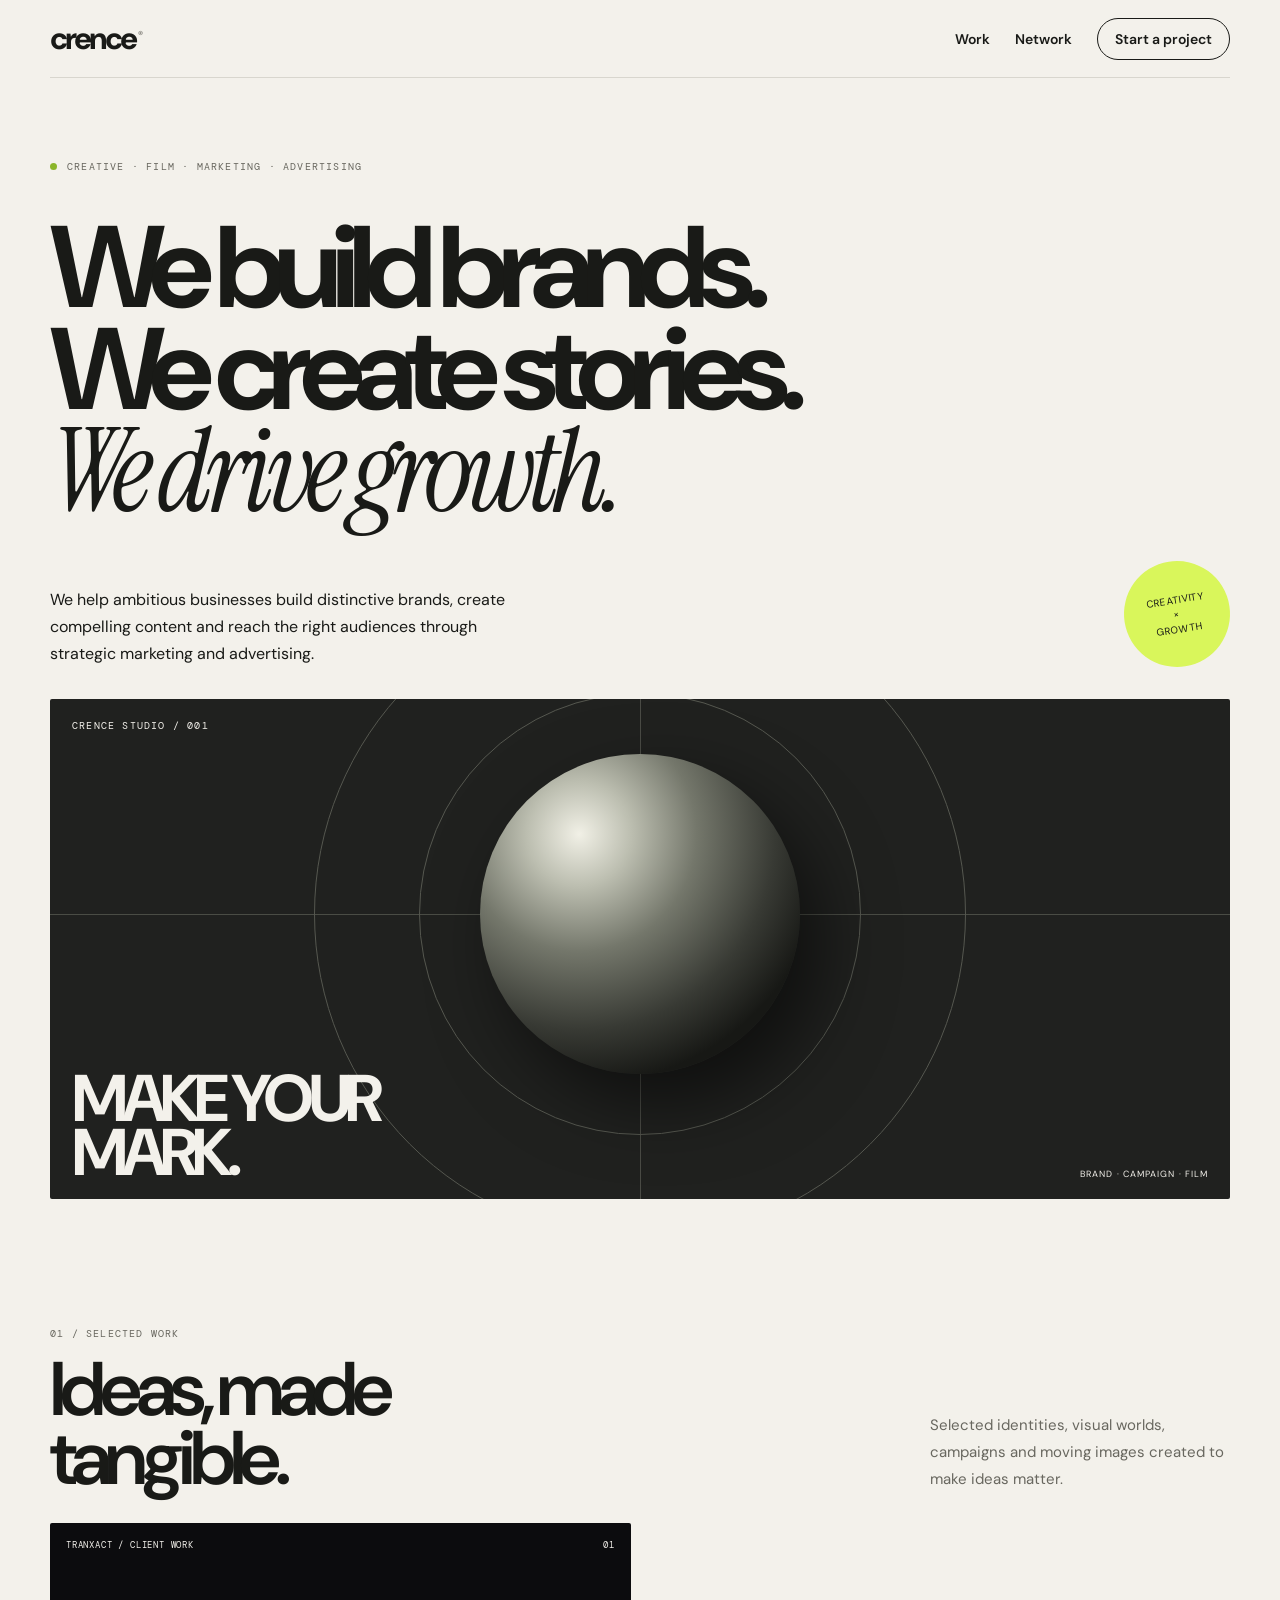
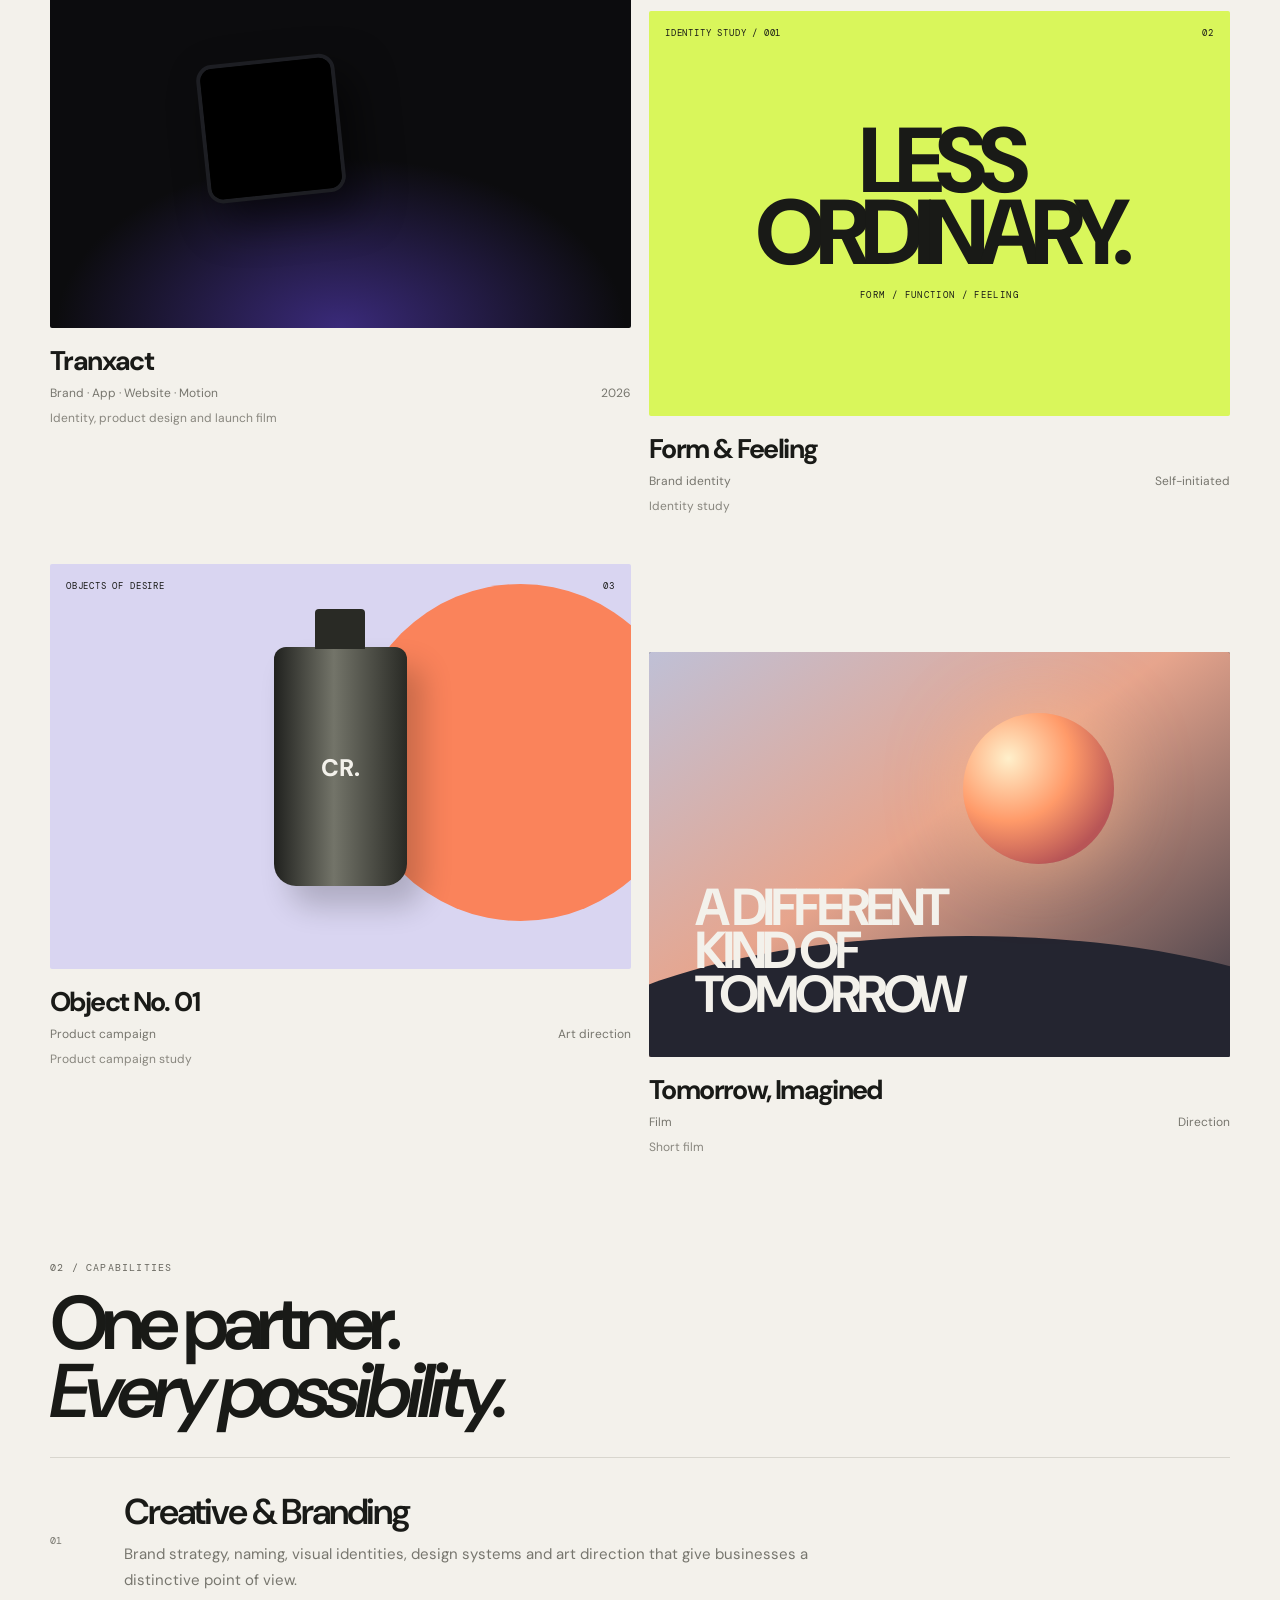
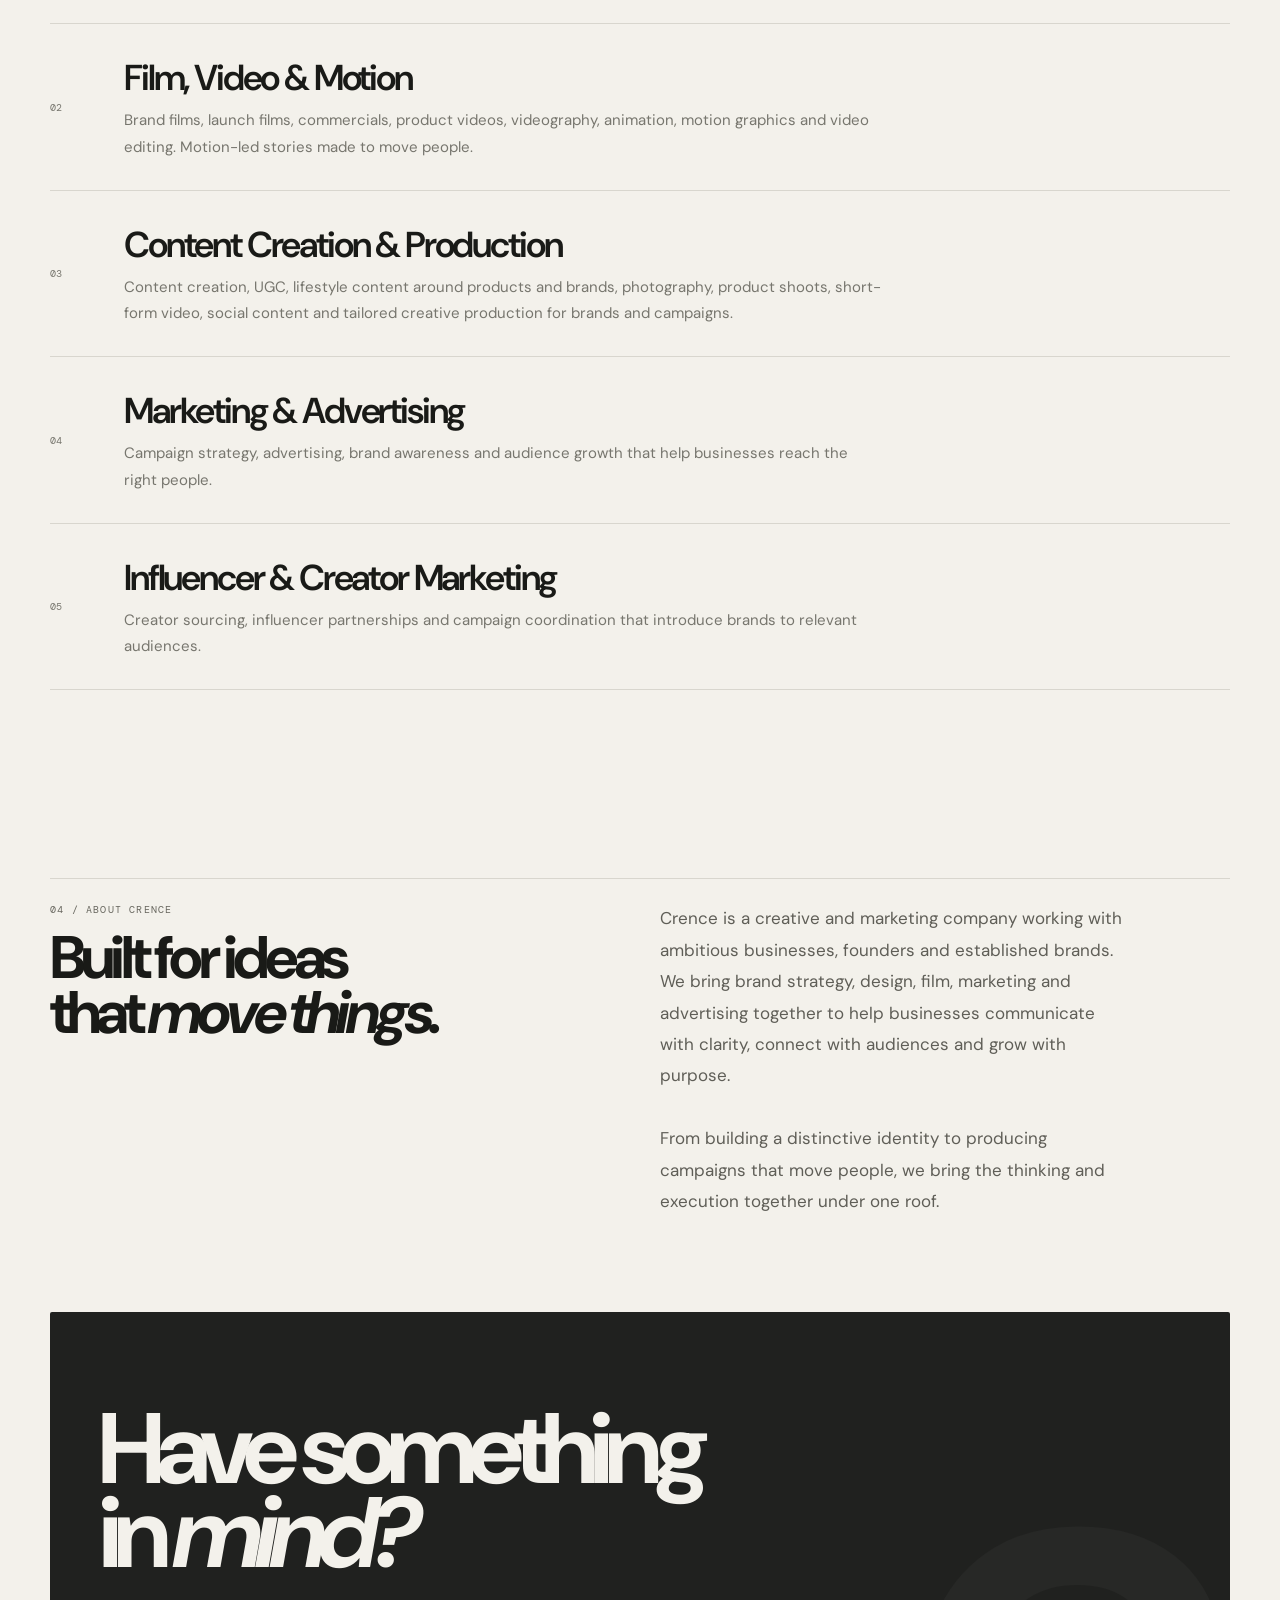
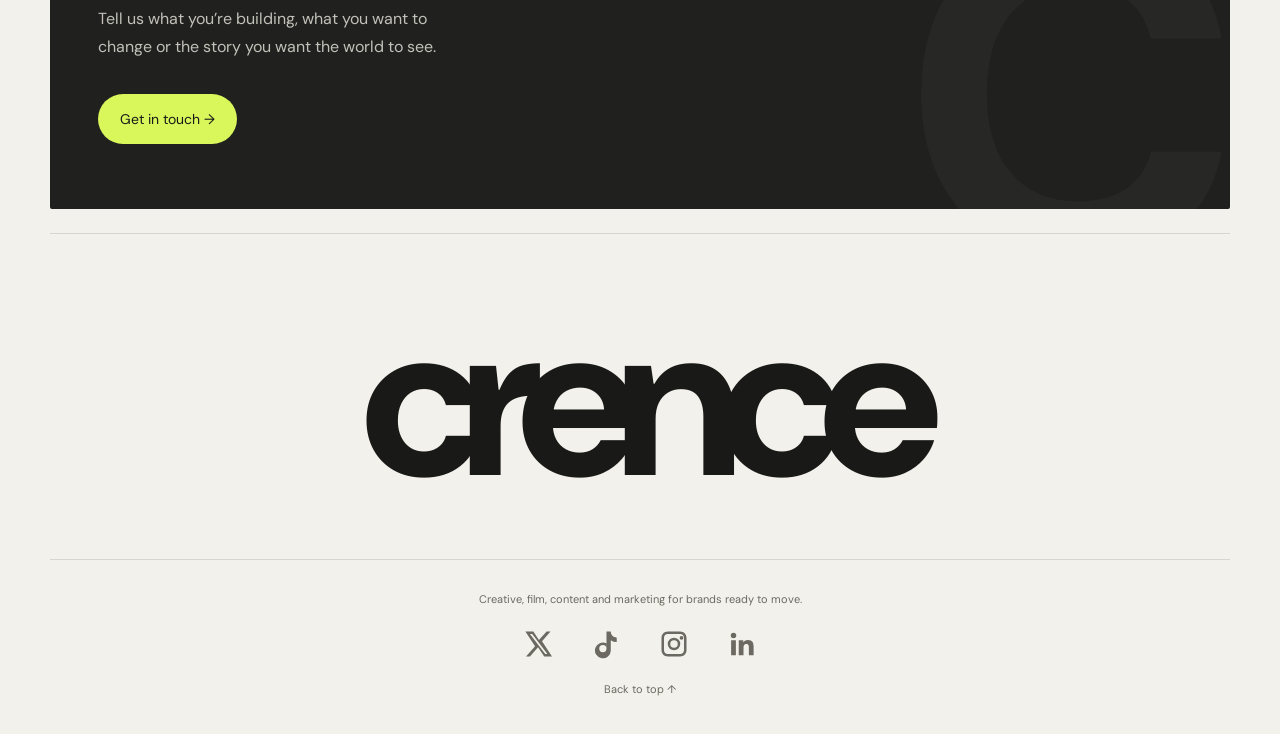
<file: index.html>
<!doctype html>
<html lang="en">
<head>
  <meta charset="utf-8">
  <meta name="viewport" content="width=device-width, initial-scale=1">
  <meta name="theme-color" content="#f3f1eb">
  <title>Crence® — Creative, Film & Marketing</title>
  <link rel="preconnect" href="https://fonts.googleapis.com">
  <link rel="preconnect" href="https://fonts.gstatic.com" crossorigin>
  <link href="https://fonts.googleapis.com/css2?family=DM+Mono:wght@400;500&family=DM+Sans:wght@400;500;600;700;800&family=Instrument+Serif:ital@0;1&display=swap" rel="stylesheet">
  <link rel="stylesheet" href="styles.css">
  <style>
    .project{cursor:pointer}
    .project:hover .project-visual{transform:scale(1.015);transition:transform .5s ease}
    .cs-modal{position:fixed;inset:0;z-index:2000;background:#050505;display:none;overflow-y:auto}
    .cs-modal.open{display:block}
    .cs-close{position:fixed;top:18px;right:18px;z-index:10;width:48px;height:48px;border-radius:50%;border:none;background:rgba(255,255,255,.12);color:#fff;font-size:24px;cursor:pointer;backdrop-filter:blur(12px)}
    .cs-gallery img,.cs-gallery video{width:100%;height:auto;display:block;background:#000}
    .cs-copy{padding:80px 8vw 60px;max-width:860px;margin:0 auto;text-align:center;color:#f5f3ee}
    .cs-copy h2{font-size:clamp(52px,10vw,120px);letter-spacing:-.09em;line-height:.85;margin:0 0 20px}
    .cs-copy .meta{font-size:13px;letter-spacing:.1em;color:#888;margin-bottom:28px}
    .cs-copy p{font-size:18px;line-height:1.55;color:#c8c6be}
    .cs-signature{padding:40px 0 60px;text-align:center}
    .cs-signature h3{font-size:clamp(64px,14vw,160px);letter-spacing:-.1em;margin:0;font-weight:800;text-transform:lowercase;color:#f5f3ee}
  </style>
</head>
<body>
  <div class="wrap">
    <header class="nav">
      <a class="logo" href="#top">crence<sup>®</sup></a>
      <nav class="navlinks">
        <a href="#work">Work</a>
        <a href="network.html">Network</a>
        <a class="nav-cta" href="#contact" data-open-contact>Start a project</a>
      </nav>
    </header>
    <main id="top">
      <section class="hero">
        <div class="eyebrow"><span class="dot"></span> Creative · Film · Marketing · Advertising</div>
        <h1>We build brands.<br>We create stories.<br><em>We drive growth.</em></h1>
        <div class="hero-bottom">
          <p>We help ambitious businesses build distinctive brands, create compelling content and reach the right audiences through strategic marketing and advertising.</p>
          <div class="hero-mark">CREATIVITY<br>×<br>GROWTH</div>
        </div>
        <div class="hero-art">
          <div class="axis axis-x"></div><div class="axis axis-y"></div><div class="sphere"></div>
          <div class="art-label mono">Crence Studio / 001</div>
          <div class="art-bottom"><strong>MAKE YOUR<br>MARK.</strong><span>BRAND · CAMPAIGN · FILM</span></div>
        </div>
      </section>
      <section class="section" id="work">
        <div class="section-head">
          <div><div class="eyebrow">01 / Selected work</div><h2>Ideas, made<br>tangible.</h2></div>
          <p>Selected identities, visual worlds, campaigns and moving images created to make ideas matter.</p>
        </div>
        <div class="projects">
          <article class="project reveal" data-project="tranxact">
            <div class="project-visual v-tx2">
              <div class="project-top" style="color:#f3f1eb"><span>TRANXACT / CLIENT WORK</span><span>01</span></div>
              <div class="tx-shot tx-a"><img src="[data-uri]" alt=""></div>
            </div>
            <div class="project-title">Tranxact</div>
            <div class="project-meta"><span>Brand · App · Website · Motion</span><span>2026</span></div>
            <div class="project-note">Identity, product design and launch film</div>
          </article>
          <article class="project reveal" data-project="form">
            <div class="project-visual v-form">
              <div class="project-top"><span>IDENTITY STUDY / 001</span><span>02</span></div>
              <div class="poster"><div class="poster-word">LESS<br>ORDINARY.</div><small>FORM / FUNCTION / FEELING</small></div>
            </div>
            <div class="project-title">Form & Feeling</div>
            <div class="project-meta"><span>Brand identity</span><span>Self-initiated</span></div>
            <div class="project-note">Identity study</div>
          </article>
          <article class="project reveal" data-project="object">
            <div class="project-visual v-obj">
              <div class="project-top"><span>OBJECTS OF DESIRE</span><span>03</span></div>
              <div class="obj-sun"></div>
              <div class="bottle"></div>
            </div>
            <div class="project-title">Object No. 01</div>
            <div class="project-meta"><span>Product campaign</span><span>Art direction</span></div>
            <div class="project-note">Product campaign study</div>
          </article>
          <article class="project reveal" data-project="film">
            <div class="project-visual v-film">
              <div class="project-top" style="color:#f3f1eb"><span>A FILM BY CRENCE</span><span>04</span></div>
              <div class="film-gradient"></div>
              <div class="film-sun"></div>
              <div class="film-copy">A DIFFERENT<br>KIND OF<br>TOMORROW</div>
            </div>
            <div class="project-title">Tomorrow, Imagined</div>
            <div class="project-meta"><span>Film</span><span>Direction</span></div>
            <div class="project-note">Short film</div>
          </article>
        </div>
      </section>
      
      <section class="section" id="capabilities" style="padding-top:12px">
        <div class="section-head"><div><div class="eyebrow">02 / Capabilities</div><h2>One partner.<br><em>Every possibility.</em></h2></div></div>
        <div class="services">
          <div class="service"><div class="service-num">01</div><div><h3>Creative & Branding</h3><p>Brand strategy, naming, visual identities, design systems and art direction that give businesses a distinctive point of view.</p></div></div>
          <div class="service"><div class="service-num">02</div><div><h3>Film, Video & Motion</h3><p>Brand films, launch films, commercials, product videos, videography, animation, motion graphics and video editing. Motion-led stories made to move people.</p></div></div>
          <div class="service"><div class="service-num">03</div><div><h3>Content Creation & Production</h3><p>Content creation, UGC, lifestyle content around products and brands, photography, product shoots, short-form video, social content and tailored creative production for brands and campaigns.</p></div></div>
          <div class="service"><div class="service-num">04</div><div><h3>Marketing & Advertising</h3><p>Campaign strategy, advertising, brand awareness and audience growth that help businesses reach the right people.</p></div></div>
          <div class="service"><div class="service-num">05</div><div><h3>Influencer & Creator Marketing</h3><p>Creator sourcing, influencer partnerships and campaign coordination that introduce brands to relevant audiences.</p></div></div>
        </div>
      </section>

      <section class="section" id="about">
        <div class="about reveal" id="about">
          <div><div class="eyebrow">04 / About Crence</div><h2>Built for ideas<br>that <em>move things.</em></h2></div>
          <div class="about-copy">Crence is a creative and marketing company working with ambitious businesses, founders and established brands. We bring brand strategy, design, film, marketing and advertising together to help businesses communicate with clarity, connect with audiences and grow with purpose.<br><br>From building a distinctive identity to producing campaigns that move people, we bring the thinking and execution together under one roof.</div>
        </div>
      </section>
      <section class="contact" id="contact">
        <h2>Have something<br>in <em>mind?</em></h2>
        <p>Tell us what you’re building, what you want to change or the story you want the world to see.</p>
        <a class="contact-btn" href="#" data-open-contact>Get in touch →</a>
      </section>
      <div class="signature-line"><h2>crence</h2></div>
      <footer>
        <span>Creative, film, content and marketing for brands ready to move.</span>
        <div class="footer-socials">
          <a class="social-icon" href="https://x.com/ItsCrence_" target="_blank" rel="noopener noreferrer" aria-label="Crence on X" title="X">
            <svg viewBox="0 0 24 24" aria-hidden="true"><path d="M18.9 2H22l-6.78 7.75L23.2 22h-6.25l-4.9-7.45L5.53 22H2.4l7.25-8.29L1.9 2h6.4l4.43 6.77L18.9 2Zm-1.1 18h1.73L7.37 3.9H5.51L17.8 20Z"/></svg>
          </a>
          <a class="social-icon" href="https://www.tiktok.com/@itscrence?_r=1&_t=ZS-9B8agsZLZg8" target="_blank" rel="noopener noreferrer" aria-label="Crence on TikTok" title="TikTok">
            <svg viewBox="0 0 24 24" aria-hidden="true"><path d="M19.59 6.69a4.83 4.83 0 0 1-3.77-4.25V2h-3.43v13.67a2.9 2.9 0 0 1-2.9 2.9 2.9 2.9 0 1 1 2.9-2.9c0-.24-.03-.47-.08-.69v-3.5a6.33 6.33 0 1 0 3.51 5.68V8.9a8.16 8.16 0 0 0 4.77 1.54V7.02c-.34 0-.67-.11-1-.33Z"/></svg>
          </a>
          <a class="social-icon" href="https://www.instagram.com/itscrence/" target="_blank" rel="noopener noreferrer" aria-label="Crence on Instagram" title="Instagram">
            <svg viewBox="0 0 24 24" aria-hidden="true"><path d="M7 2C4.24 2 2 4.24 2 7v10c0 2.76 2.24 5 5 5h10c2.76 0 5-2.24 5-5V7c0-2.76-2.24-5-5-5H7zm0 2h10c1.66 0 3 1.34 3 3v10c0 1.66-1.34 3-3 3H7c-1.66 0-3-1.34-3-3V7c0-1.66 1.34-3 3-3zm11 1.5a1.5 1.5 0 1 0 0 3 1.5 1.5 0 0 0 0-3zM12 7a5 5 0 1 0 0 10 5 5 0 0 0 0-10zm0 2a3 3 0 1 1 0 6 3 3 0 0 1 0-6z"/></svg>
          </a>
          <a class="social-icon" href="https://www.linkedin.com/company/crence/" target="_blank" rel="noopener noreferrer" aria-label="Crence on LinkedIn" title="LinkedIn">
            <svg viewBox="0 0 24 24" aria-hidden="true"><path d="M5.2 3a2.2 2.2 0 1 0 0 4.4 2.2 2.2 0 0 0 0-4.4zM3.3 9h3.8v12H3.3V9zm6.1 0H13v1.6h.1c.5-.9 1.7-1.9 3.6-1.9 3.9 0 4.6 2.5 4.6 5.7V21h-3.8v-5.8c0-1.4 0-3.2-2-3.2s-2.3 1.5-2.3 3.1V21H9.4V9z"/></svg>
          </a>
        </div>
        <a href="#top">Back to top ↑</a>
      </footer>
    </main>
  </div>

  <div class="cs-modal" id="cs-modal">
    <button class="cs-close" id="cs-close">×</button>
    <div class="cs-gallery" id="cs-gallery"></div>
    <div class="cs-copy">
      <div class="meta" id="cs-meta"></div>
      <h2 id="cs-title"></h2>
      <div id="cs-body"></div>
    </div>
    <div class="cs-signature"><h3>crence</h3></div>
  </div>

  <script>
    const projects = {
      tranxact: {
        meta: 'BRAND · APP · WEBSITE · MOTION · 2026',
        title: 'Tranxact.',
        body: '<p>Tranxact lets people in Nigeria receive crypto and get naira, send to any bank, pay bills and get paid with a link. The previous experience felt busy and technical. The goal was to make money feel simple enough to trust at a glance.</p><p>We redesigned the identity around a single mark that smiles — a curve over a solid form — and let purple become the one accent in the product. The app centres on one calm purple card. Everything else stays within reach.</p>',
        media: [
          {type:'img', src:'work/IMG_2050.jpg'},
          {type:'img', src:'work/IMG_2051.jpg'},
          {type:'img', src:'work/IMG_2052.jpg'},
          {type:'img', src:'work/IMG_2053.jpg'},
          {type:'img', src:'work/IMG_2054.jpg'},
          {type:'video', src:'work/tranxact-launch-16x9.mp4'}
        ]
      },
      form: {
        meta: 'IDENTITY STUDY · 2026',
        title: 'Form & Feeling.',
        body: '<p>An identity study exploring how a single idea can carry across type, colour and composition. The goal was restraint: one strong mark, one accent colour, and enough space for the work to breathe.</p><p>The result is a system that feels deliberate rather than decorative. Less ordinary, more considered.</p>',
        media: [
          {type:'img', src:'data:image/svg+xml;utf8,<svg xmlns="http://www.w3.org/2000/svg" width="1200" height="800"><rect width="100%" height="100%" fill="%23d9f65b"/><text x="50%" y="50%" font-family="system-ui" font-size="92" font-weight="800" text-anchor="middle" fill="%23191a17">LESS ORDINARY.</text></svg>'}
        ]
      },
      object: {
        meta: 'PRODUCT CAMPAIGN · 2026',
        title: 'Object No. 01.',
        body: '<p>A product campaign built around a single object and a single idea. The bottle becomes a character; the colour and type do the rest.</p><p>Art direction focused on clarity and presence — enough to feel premium without needing to explain itself.</p>',
        media: [
          {type:'img', src:'data:image/svg+xml;utf8,<svg xmlns="http://www.w3.org/2000/svg" width="1200" height="800"><rect width="100%" height="100%" fill="%23d9d5f1"/><circle cx="70%" cy="30%" r="220" fill="%23fa835b"/><rect x="42%" y="28%" width="140" height="340" rx="20" fill="%2320211e"/></svg>'}
        ]
      },
      film: {
        meta: 'FILM · 2026',
        title: 'Tomorrow, Imagined.',
        body: '<p>A short film exploring a quieter kind of future. Direction, colour and sound designed to feel like a memory you haven’t had yet.</p><p>Shot as a study in atmosphere rather than plot. The image does the talking.</p>',
        media: [
          {type:'img', src:'data:image/svg+xml;utf8,<svg xmlns="http://www.w3.org/2000/svg" width="1200" height="800"><defs><linearGradient id="g" x1="0" y1="0" x2="1" y2="1"><stop offset="0%" stop-color="%23bfc0d6"/><stop offset="50%" stop-color="%23e7a58d"/><stop offset="100%" stop-color="%23343441"/></linearGradient></defs><rect width="100%" height="100%" fill="url(%23g)"/><circle cx="75%" cy="28%" r="90" fill="%23ffb07a"/></svg>'}
        ]
      }
    };

    const modal = document.getElementById('cs-modal');
    const gallery = document.getElementById('cs-gallery');
    const titleEl = document.getElementById('cs-title');
    const metaEl = document.getElementById('cs-meta');
    const bodyEl = document.getElementById('cs-body');

    function openCase(id) {
      const d = projects[id];
      if (!d) return;
      metaEl.textContent = d.meta;
      titleEl.textContent = d.title;
      bodyEl.innerHTML = d.body;
      gallery.innerHTML = d.media.map(m => m.type === 'video'
        ? `<video src="${m.src}" controls playsinline style="background:#000"></video>`
        : `<img src="${m.src}" alt="">`
      ).join('');
      modal.classList.add('open');
      document.body.style.overflow = 'hidden';
    }

    function closeCase() {
      modal.classList.remove('open');
      document.body.style.overflow = '';
      gallery.innerHTML = '';
    }

    document.querySelectorAll('[data-project]').forEach(el => {
      el.addEventListener('click', () => openCase(el.dataset.project));
    });
    document.getElementById('cs-close').addEventListener('click', closeCase);
    modal.addEventListener('click', e => { if (e.target === modal) closeCase(); });
    document.addEventListener('keydown', e => { if (e.key === 'Escape') closeCase(); });

    // Contact form
    const contactModal = document.createElement('div');
    contactModal.className = 'contact-modal';
    contactModal.innerHTML = `
      <div class="contact-panel">
        <button class="form-close" data-close-contact>×</button>
        <div class="eyebrow">Start a project</div>
        <h2>Tell us what you’re building.</h2>
        <p>We’ll reply within a day or two.</p>
        <form id="contact-form">
          <div class="form-grid">
            <div class="form-field"><label>Name</label><input name="name" required></div>
            <div class="form-field"><label>Email</label><input name="email" type="email" required></div>
            <div class="form-field full"><label>Project</label><input name="project" required></div>
            <div class="form-field full"><label>Message</label><textarea name="message" required></textarea></div>
          </div>
          <div class="form-actions">
            <button type="submit" class="form-submit">Send</button>
            <span style="font-size:11px;color:#888">or email crencehq@gmail.com</span>
          </div>
        </form>
      </div>`;
    document.body.appendChild(contactModal);

    document.querySelectorAll('[data-open-contact]').forEach(btn => {
      btn.addEventListener('click', e => {
        e.preventDefault();
        contactModal.classList.add('open');
      });
    });
    contactModal.querySelector('[data-close-contact]').addEventListener('click', () => contactModal.classList.remove('open'));
    contactModal.addEventListener('click', e => { if (e.target === contactModal) contactModal.classList.remove('open'); });
    document.getElementById('contact-form').addEventListener('submit', e => {
      e.preventDefault();
      const data = new FormData(e.target);
      const body = Array.from(data.entries()).map(([k,v]) => k + ': ' + v).join('\n');
      window.location.href = 'mailto:crencehq@gmail.com?subject=Project enquiry&body=' + encodeURIComponent(body);
      contactModal.classList.remove('open');
    });

    // Reveal
    const revealItems = document.querySelectorAll('.reveal');
    if ('IntersectionObserver' in window) {
      const obs = new IntersectionObserver(entries => {
        entries.forEach(entry => { if (entry.isIntersecting) entry.target.classList.add('visible'); });
      }, { threshold: 0.12 });
      revealItems.forEach(el => obs.observe(el));
    } else {
      revealItems.forEach(el => el.classList.add('visible'));
    }
  </script>
</body>
</html>
</file>
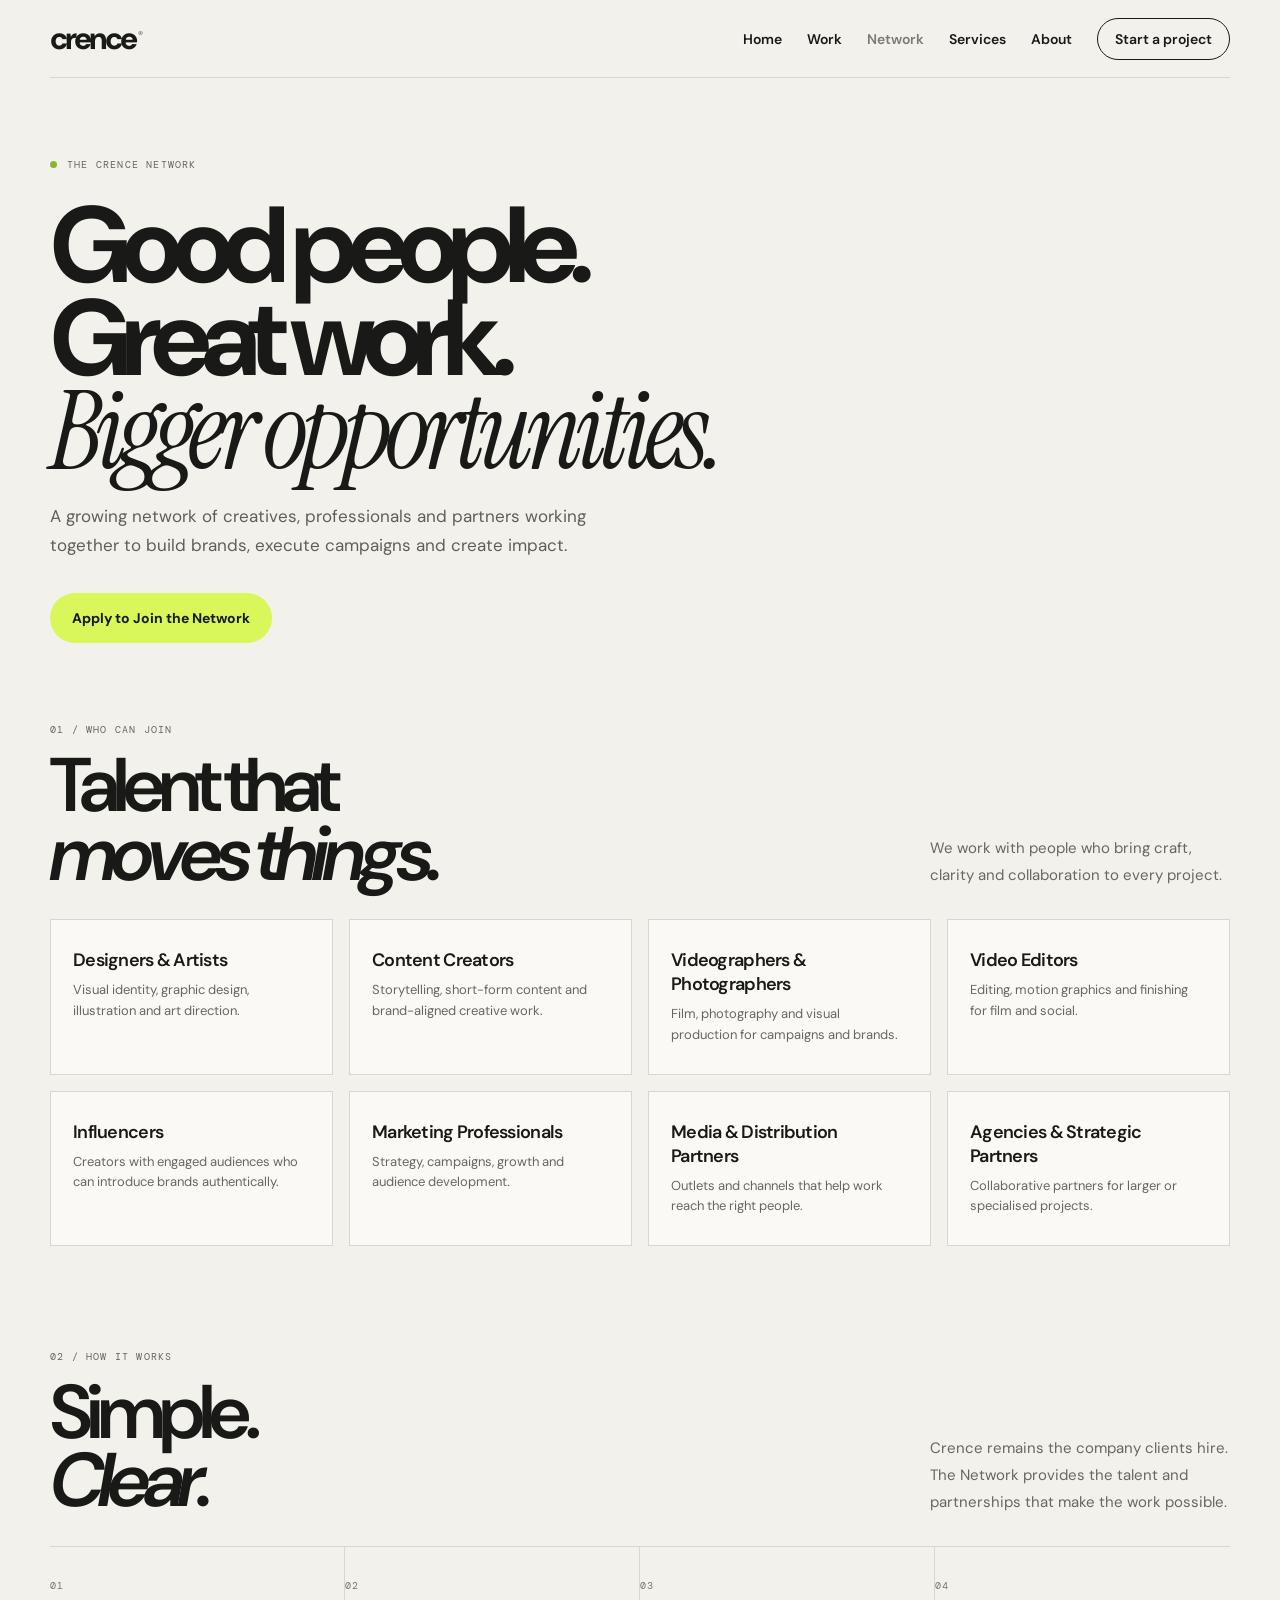
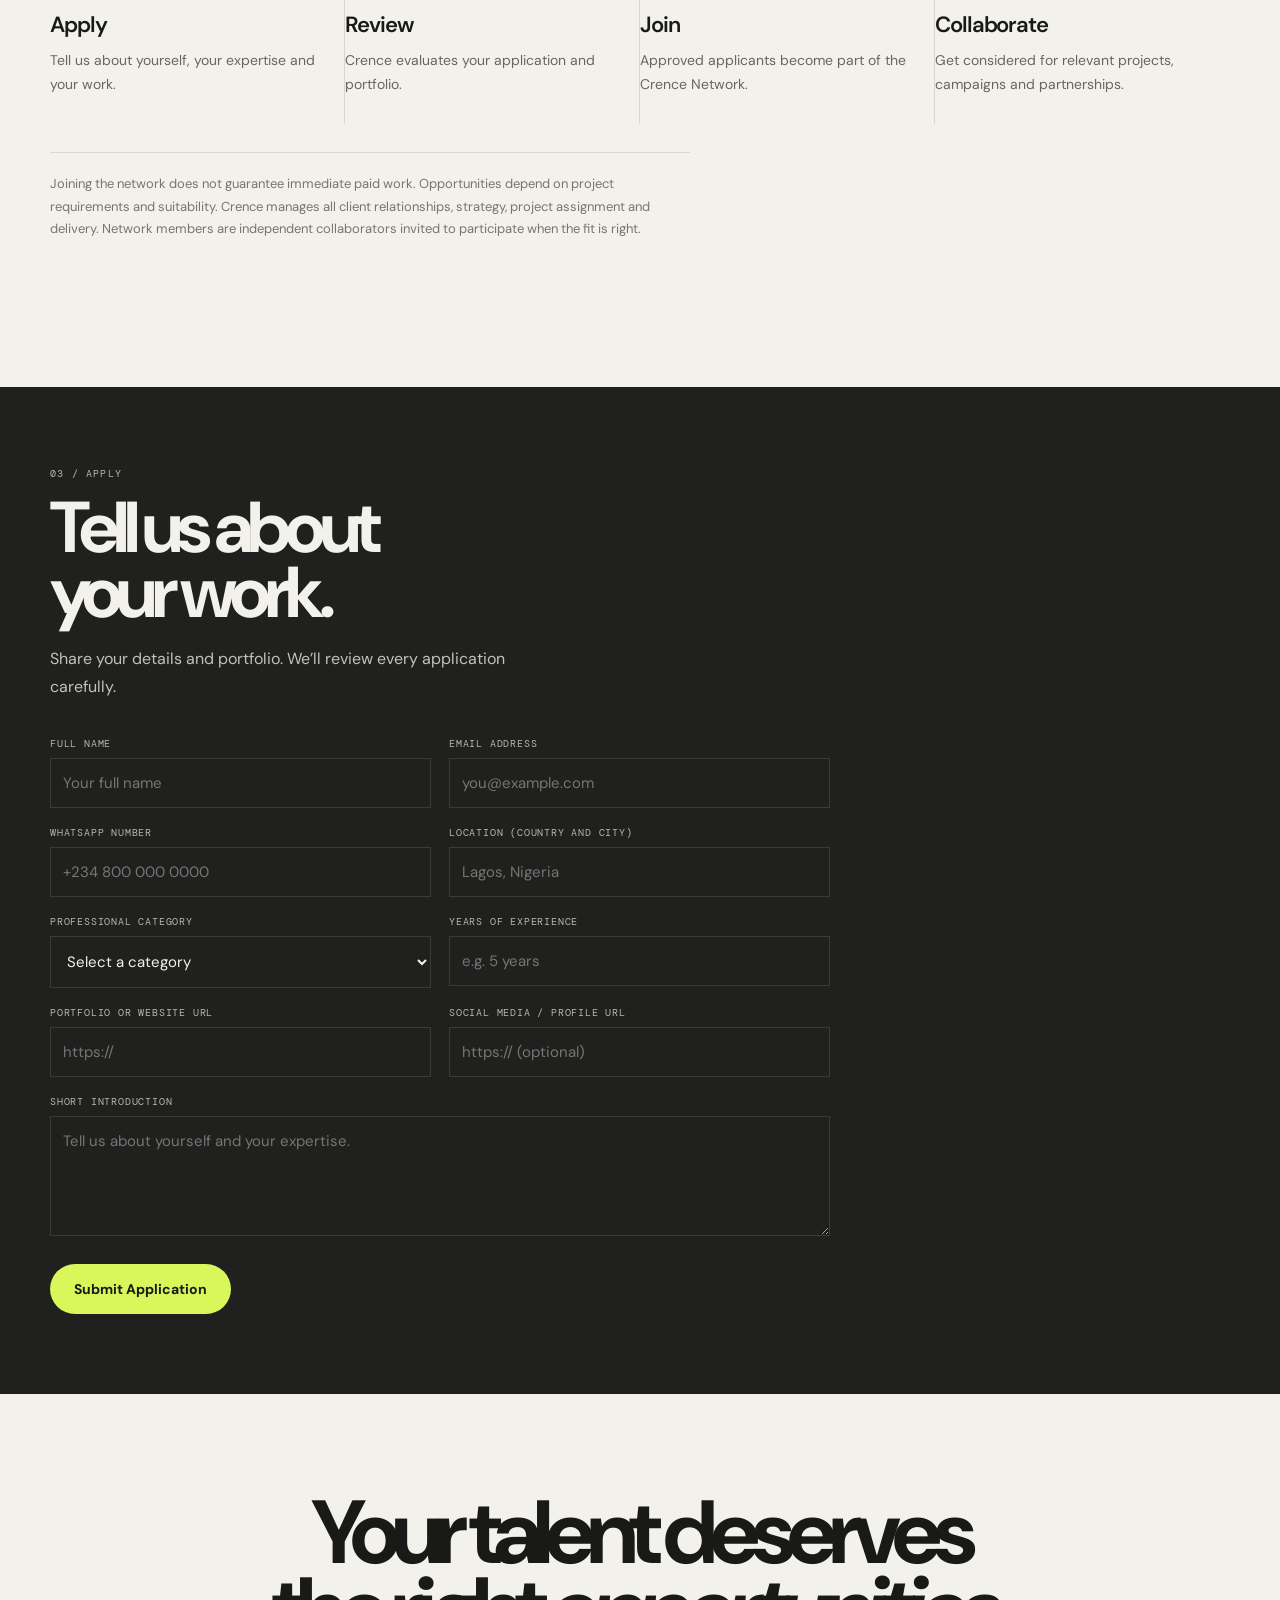
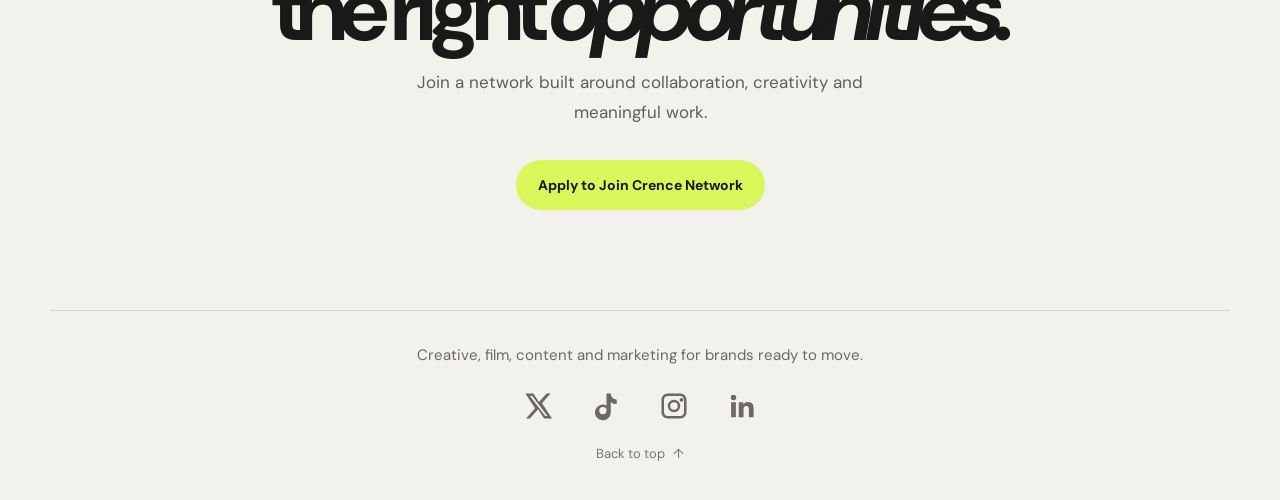
<file: network.html>
<!doctype html>
<html lang="en">
<head>
  <meta charset="utf-8">
  <meta name="viewport" content="width=device-width, initial-scale=1">
  <meta name="theme-color" content="#f3f1eb">
  <meta name="description" content="Crence Network is the professional ecosystem behind Crence. Join creatives, professionals and partners collaborating on brands, campaigns and growth.">
  <title>Crence Network — Creatives, Professionals & Partners</title>
  <link rel="preconnect" href="https://fonts.googleapis.com">
  <link rel="preconnect" href="https://fonts.gstatic.com" crossorigin>
  <link href="https://fonts.googleapis.com/css2?family=DM+Mono:wght@400;500&family=DM+Sans:wght@400;500;600;700;800&family=Instrument+Serif:ital@0;1&display=swap" rel="stylesheet">
  <link rel="stylesheet" href="styles.css">
</head>
<body>
  <div class="wrap">
    <header class="nav">
      <a class="logo" href="index.html" aria-label="Crence home">crence<sup>®</sup></a>
      <nav class="navlinks" aria-label="Main navigation">
        <a class="hide" href="index.html">Home</a>
        <a href="index.html#work">Work</a>
        <a href="network.html" style="opacity:.55">Network</a>
        <a class="hide" href="index.html#capabilities">Services</a>
        <a class="hide" href="index.html#about">About</a>
        <a class="nav-cta" href="index.html#contact" data-open-contact>Start a project</a>
      </nav>
    </header>

    <main>
      <section class="network-hero">
        <div class="eyebrow"><span class="dot"></span> The Crence Network</div>
        <h1>Good people.<br>Great work.<br><em>Bigger opportunities.</em></h1>
        <p>A growing network of creatives, professionals and partners working together to build brands, execute campaigns and create impact.</p>
        <a class="network-cta" href="#apply">Apply to Join the Network</a>
      </section>

      <section class="section" style="padding-top:20px">
        <div class="section-head">
          <div>
            <div class="eyebrow">01 / Who can join</div>
            <h2>Talent that<br><em>moves things.</em></h2>
          </div>
          <p>We work with people who bring craft, clarity and collaboration to every project.</p>
        </div>
        <div class="categories">
          <article class="category">
            <h3>Designers & Artists</h3>
            <p>Visual identity, graphic design, illustration and art direction.</p>
          </article>
          <article class="category">
            <h3>Content Creators</h3>
            <p>Storytelling, short-form content and brand-aligned creative work.</p>
          </article>
          <article class="category">
            <h3>Videographers & Photographers</h3>
            <p>Film, photography and visual production for campaigns and brands.</p>
          </article>
          <article class="category">
            <h3>Video Editors</h3>
            <p>Editing, motion graphics and finishing for film and social.</p>
          </article>
          <article class="category">
            <h3>Influencers</h3>
            <p>Creators with engaged audiences who can introduce brands authentically.</p>
          </article>
          <article class="category">
            <h3>Marketing Professionals</h3>
            <p>Strategy, campaigns, growth and audience development.</p>
          </article>
          <article class="category">
            <h3>Media & Distribution Partners</h3>
            <p>Outlets and channels that help work reach the right people.</p>
          </article>
          <article class="category">
            <h3>Agencies & Strategic Partners</h3>
            <p>Collaborative partners for larger or specialised projects.</p>
          </article>
        </div>
      </section>

      <section class="section" style="padding-top:10px">
        <div class="section-head">
          <div>
            <div class="eyebrow">02 / How it works</div>
            <h2>Simple.<br><em>Clear.</em></h2>
          </div>
          <p>Crence remains the company clients hire. The Network provides the talent and partnerships that make the work possible.</p>
        </div>
        <div class="steps">
          <div class="step">
            <div class="step-num">01</div>
            <h3>Apply</h3>
            <p>Tell us about yourself, your expertise and your work.</p>
          </div>
          <div class="step">
            <div class="step-num">02</div>
            <h3>Review</h3>
            <p>Crence evaluates your application and portfolio.</p>
          </div>
          <div class="step">
            <div class="step-num">03</div>
            <h3>Join</h3>
            <p>Approved applicants become part of the Crence Network.</p>
          </div>
          <div class="step">
            <div class="step-num">04</div>
            <h3>Collaborate</h3>
            <p>Get considered for relevant projects, campaigns and partnerships.</p>
          </div>
        </div>
        <p class="note">Joining the network does not guarantee immediate paid work. Opportunities depend on project requirements and suitability. Crence manages all client relationships, strategy, project assignment and delivery. Network members are independent collaborators invited to participate when the fit is right.</p>
      </section>
    </main>
  </div>

  <section class="apply-section" id="apply">
    <div class="wrap">
      <div class="eyebrow" style="color:#b7b7ad">03 / Apply</div>
      <h2>Tell us about<br>your work.</h2>
      <p>Share your details and portfolio. We’ll review every application carefully.</p>

      <form class="apply-form" id="network-form" novalidate>
        <div class="apply-field">
          <label for="full-name">Full name</label>
          <input id="full-name" name="fullName" type="text" required placeholder="Your full name" autocomplete="name">
        </div>
        <div class="apply-field">
          <label for="email">Email address</label>
          <input id="email" name="email" type="email" required placeholder="you@example.com" autocomplete="email">
        </div>
        <div class="apply-field">
          <label for="whatsapp">WhatsApp number</label>
          <input id="whatsapp" name="whatsapp" type="tel" required placeholder="+234 800 000 0000" autocomplete="tel">
        </div>
        <div class="apply-field">
          <label for="location">Location (country and city)</label>
          <input id="location" name="location" type="text" required placeholder="Lagos, Nigeria">
        </div>
        <div class="apply-field">
          <label for="category">Professional category</label>
          <select id="category" name="category" required>
            <option value="" disabled selected>Select a category</option>
            <option>Designers & Artists</option>
            <option>Content Creators</option>
            <option>Videographers & Photographers</option>
            <option>Video Editors</option>
            <option>Influencers</option>
            <option>Marketing Professionals</option>
            <option>Media & Distribution Partners</option>
            <option>Agencies & Strategic Partners</option>
            <option>Other</option>
          </select>
        </div>
        <div class="apply-field">
          <label for="experience">Years of experience</label>
          <input id="experience" name="experience" type="text" required placeholder="e.g. 5 years">
        </div>
        <div class="apply-field">
          <label for="portfolio">Portfolio or website URL</label>
          <input id="portfolio" name="portfolio" type="url" required placeholder="https://">
        </div>
        <div class="apply-field">
          <label for="social">Social media / profile URL</label>
          <input id="social" name="social" type="url" placeholder="https:// (optional)">
        </div>
        <div class="apply-field full">
          <label for="intro">Short introduction</label>
          <textarea id="intro" name="intro" required placeholder="Tell us about yourself and your expertise."></textarea>
        </div>
        <div class="apply-actions">
          <button class="apply-submit" type="submit" id="submit-btn">Submit Application</button>
          <span class="form-status" id="form-status" aria-live="polite"></span>
        </div>
      </form>
    </div>
  </section>

  <div class="wrap">
    <section class="final-cta">
      <h2>Your talent deserves<br>the right <em>opportunities.</em></h2>
      <p>Join a network built around collaboration, creativity and meaningful work.</p>
      <a class="network-cta" href="#apply">Apply to Join Crence Network</a>
    </section>

    <footer>
      <span class="footer-description">Creative, film, content and marketing for brands ready to move.</span>
      <nav class="footer-socials" aria-label="Social media">
        <a class="social-icon" href="https://x.com/ItsCrence_" target="_blank" rel="noopener noreferrer" aria-label="Crence on X" title="X">
          <svg viewBox="0 0 24 24" aria-hidden="true"><path d="M18.9 2H22l-6.78 7.75L23.2 22h-6.25l-4.9-7.45L5.53 22H2.4l7.25-8.29L1.9 2h6.4l4.43 6.77L18.9 2Zm-1.1 18h1.73L7.37 3.9H5.51L17.8 20Z"/></svg>
        </a>
        <a class="social-icon" href="https://www.tiktok.com/@ItsCrence" target="_blank" rel="noopener noreferrer" aria-label="Crence on TikTok" title="TikTok">
          <svg viewBox="0 0 24 24" aria-hidden="true"><path d="M19.59 6.69a4.83 4.83 0 0 1-3.77-4.25V2h-3.43v13.67a2.9 2.9 0 0 1-2.9 2.9 2.9 2.9 0 1 1 2.9-2.9c0-.24-.03-.47-.08-.69v-3.5a6.33 6.33 0 1 0 3.51 5.68V8.9a8.16 8.16 0 0 0 4.77 1.54V7.02c-.34 0-.67-.11-1-.33Z"/></svg>
        </a>
        <a class="social-icon" href="https://www.instagram.com/itscrence/" target="_blank" rel="noopener noreferrer" aria-label="Crence on Instagram" title="Instagram">
          <svg viewBox="0 0 24 24" aria-hidden="true"><path d="M7 2C4.24 2 2 4.24 2 7v10c0 2.76 2.24 5 5 5h10c2.76 0 5-2.24 5-5V7c0-2.76-2.24-5-5-5H7zm0 2h10c1.66 0 3 1.34 3 3v10c0 1.66-1.34 3-3 3H7c-1.66 0-3-1.34-3-3V7c0-1.66 1.34-3 3-3zm11 1.5a1.5 1.5 0 1 0 0 3 1.5 1.5 0 0 0 0-3zM12 7a5 5 0 1 0 0 10 5 5 0 0 0 0-10zm0 2a3 3 0 1 1 0 6 3 3 0 0 1 0-6z"/></svg>
        </a>
        <a class="social-icon" href="https://www.linkedin.com/company/crence/" target="_blank" rel="noopener noreferrer" aria-label="Crence on LinkedIn" title="LinkedIn">
          <svg viewBox="0 0 24 24" aria-hidden="true"><path d="M5.2 3a2.2 2.2 0 1 0 0 4.4 2.2 2.2 0 0 0 0-4.4zM3.3 9h3.8v12H3.3V9zm6.1 0H13v1.6h.1c.5-.9 1.7-1.9 3.6-1.9 3.9 0 4.6 2.5 4.6 5.7V21h-3.8v-5.8c0-1.4 0-3.2-2-3.2s-2.3 1.5-2.3 3.1V21H9.4V9z"/></svg>
        </a>
      </nav>
      <a class="back-top" href="#top">Back to top <span aria-hidden="true">↑</span></a>
    </footer>
  </div>

  <script>
    const form = document.getElementById('network-form');
    const statusEl = document.getElementById('form-status');
    const submitBtn = document.getElementById('submit-btn');

    function showStatus(message, type) {
      statusEl.textContent = message;
      statusEl.className = 'form-status ' + (type || '');
    }

    form.addEventListener('submit', async (e) => {
      e.preventDefault();
      showStatus('', '');

      if (!form.checkValidity()) {
        form.reportValidity();
        showStatus('Please fill in all required fields correctly.', 'error');
        return;
      }

      const data = new FormData(form);
      const payload = {
        fullName: data.get('fullName'),
        email: data.get('email'),
        whatsapp: data.get('whatsapp'),
        location: data.get('location'),
        category: data.get('category'),
        experience: data.get('experience'),
        portfolio: data.get('portfolio'),
        social: data.get('social') || 'Not provided',
        intro: data.get('intro')
      };

      // Frontend-only: open email client with application details.
      // Ready for easy swap to fetch('/api/network-apply', { method: 'POST', body: JSON.stringify(payload) }) later.
      submitBtn.disabled = true;
      showStatus('Preparing your application…', '');

      setTimeout(() => {
        const subject = encodeURIComponent('Crence Network Application | ' + payload.fullName);
        const body = encodeURIComponent(
          `Full name: ${payload.fullName}\n` +
          `Email: ${payload.email}\n` +
          `WhatsApp: ${payload.whatsapp}\n` +
          `Location: ${payload.location}\n` +
          `Category: ${payload.category}\n` +
          `Years of experience: ${payload.experience}\n` +
          `Portfolio: ${payload.portfolio}\n` +
          `Social / profile: ${payload.social}\n\n` +
          `Introduction:\n${payload.intro}`
        );
        window.location.href = `mailto:crencehq@gmail.com?subject=${subject}&body=${body}`;
        showStatus('Opening your email client to send the application. Please confirm and send.', 'success');
        submitBtn.disabled = false;
        // form.reset(); // optional — leave filled so user can adjust if needed
      }, 600);
    });

    // Smooth reveal for any .reveal if added later
    document.querySelectorAll('.reveal').forEach(el => el.classList.add('visible'));
  </script>
</body>
</html>
</file>
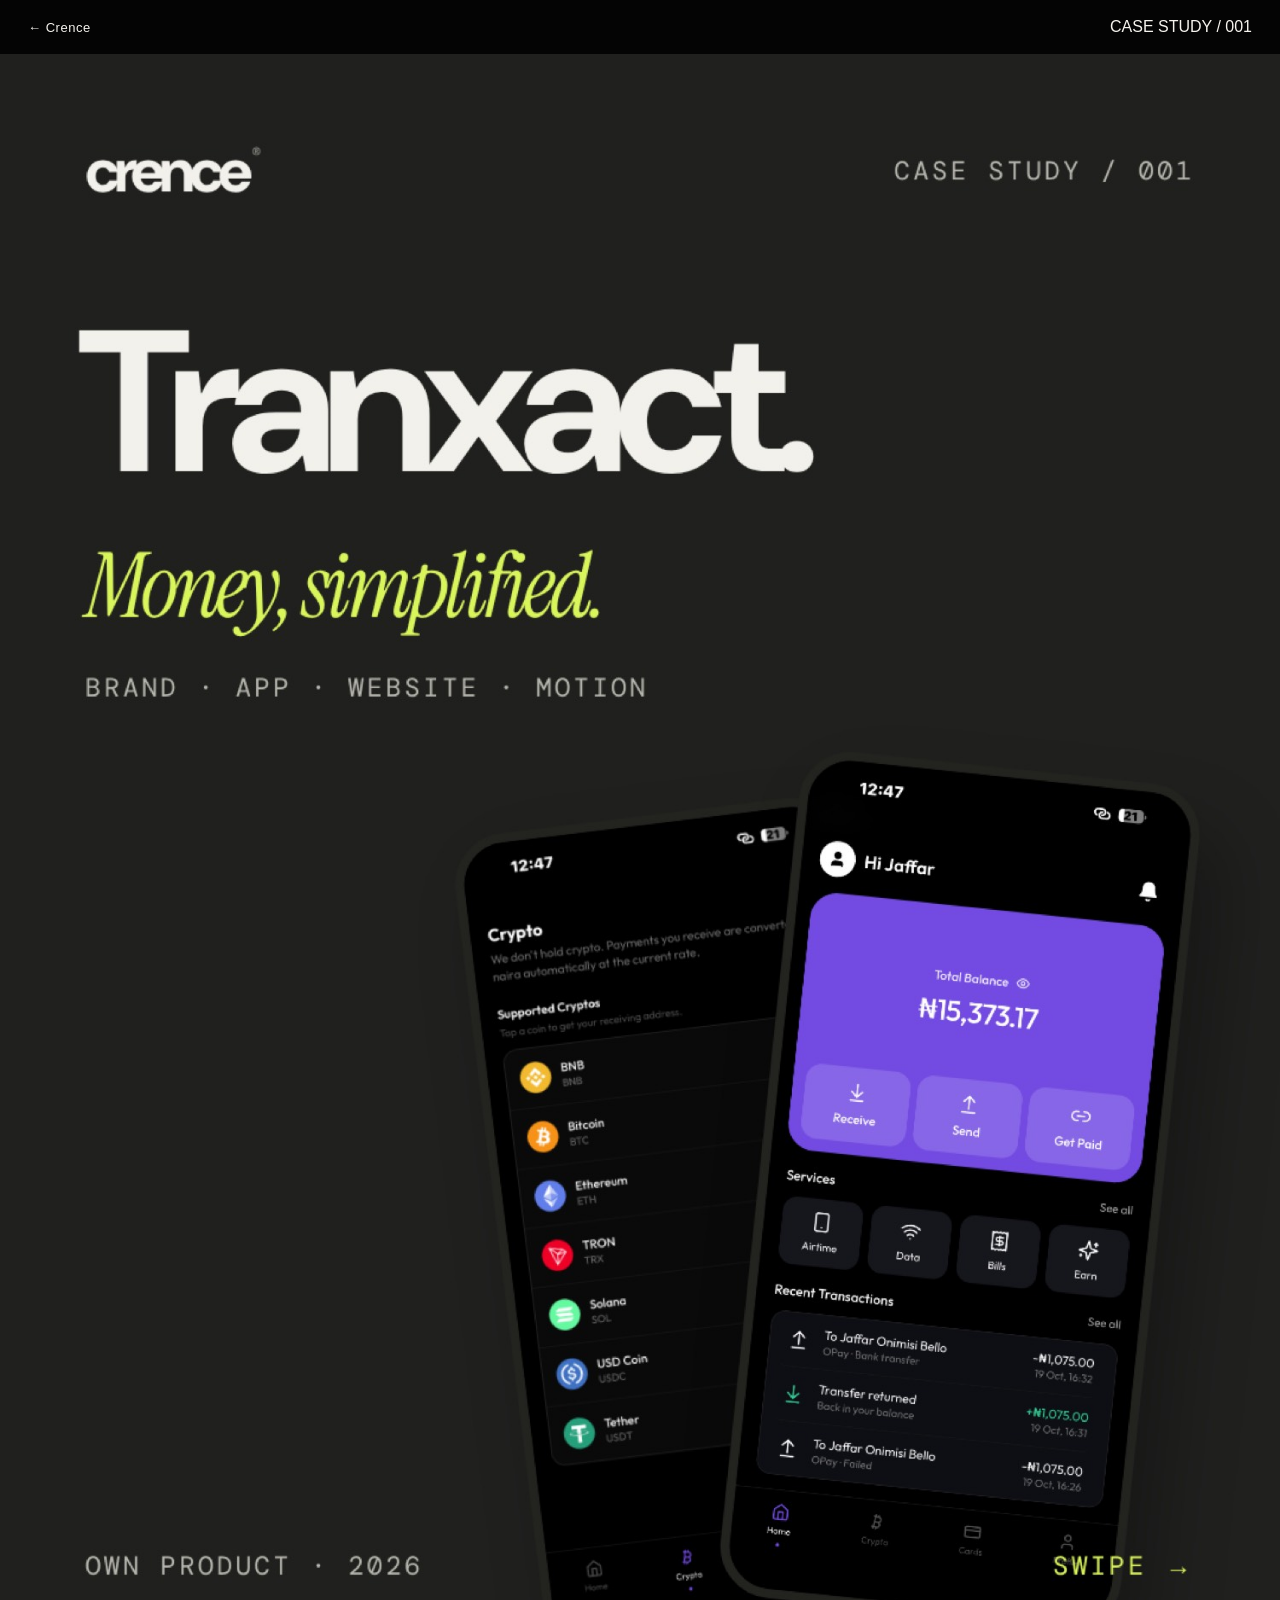
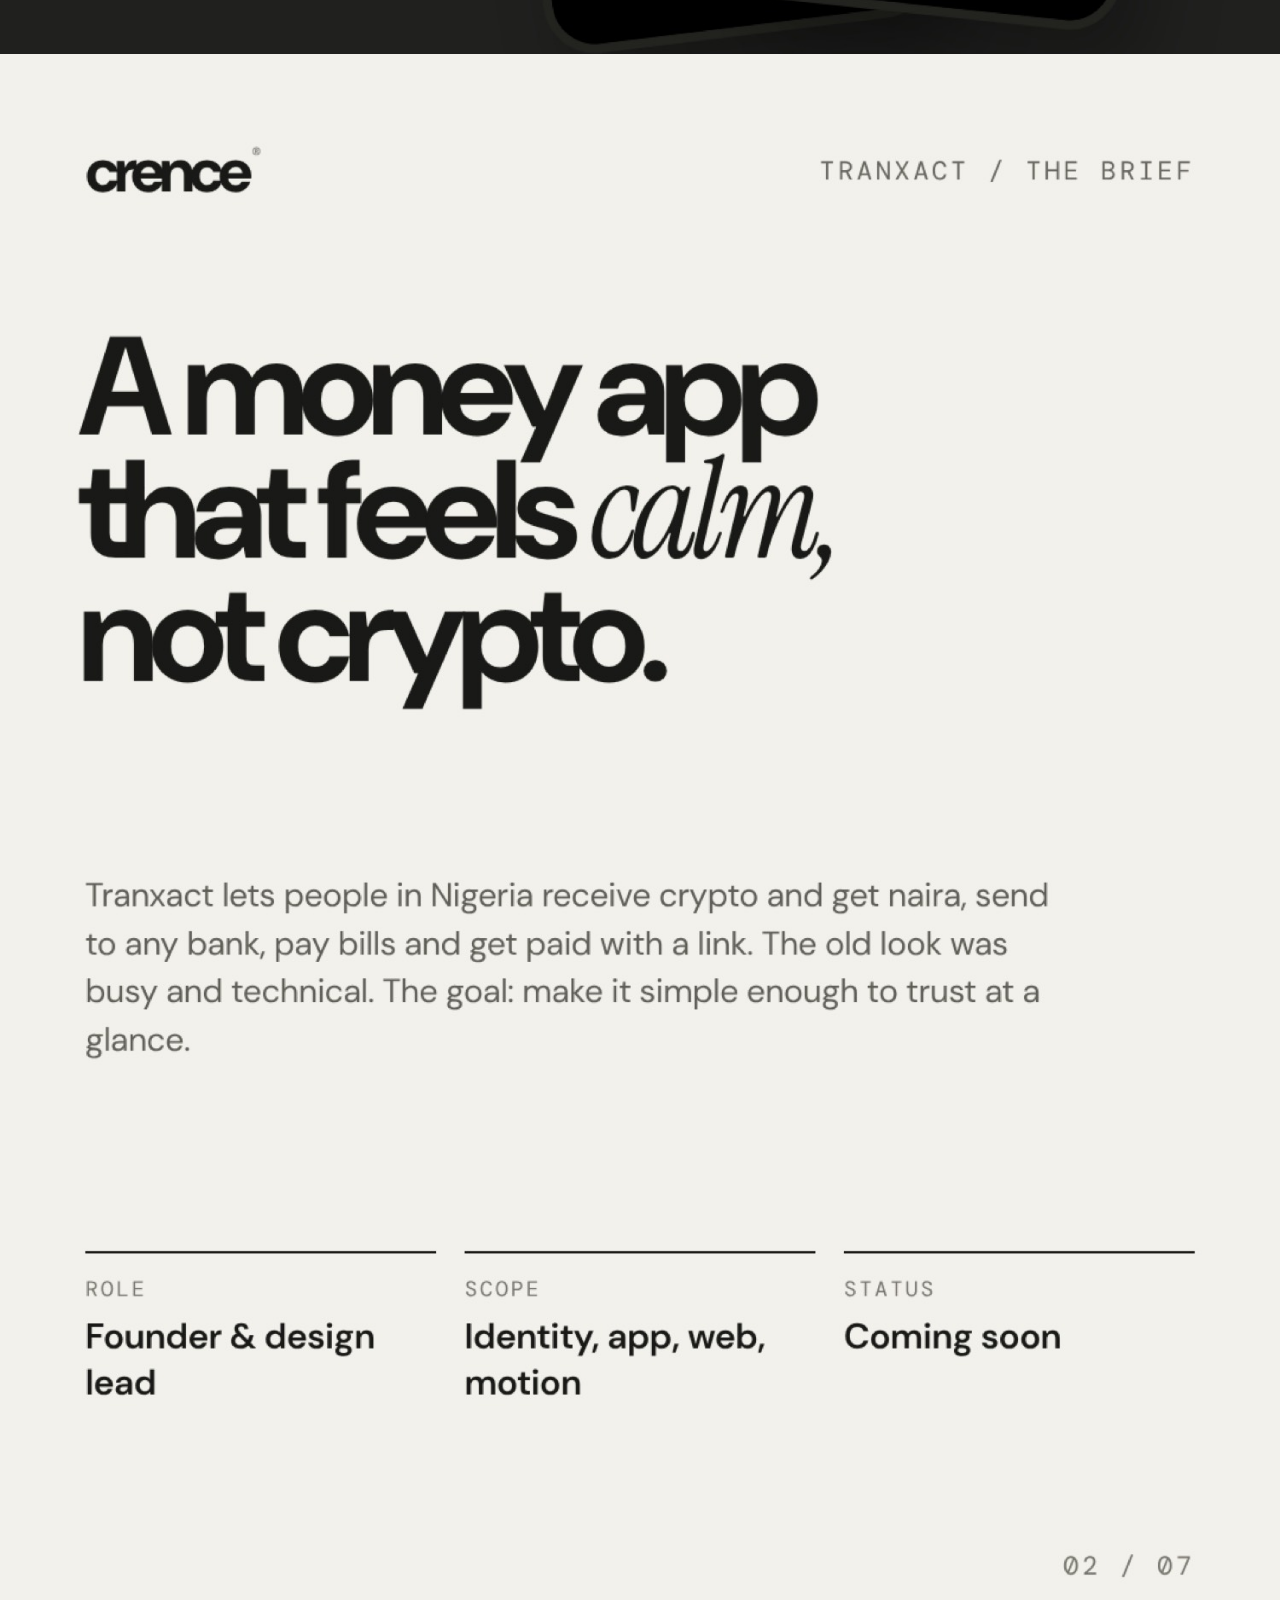
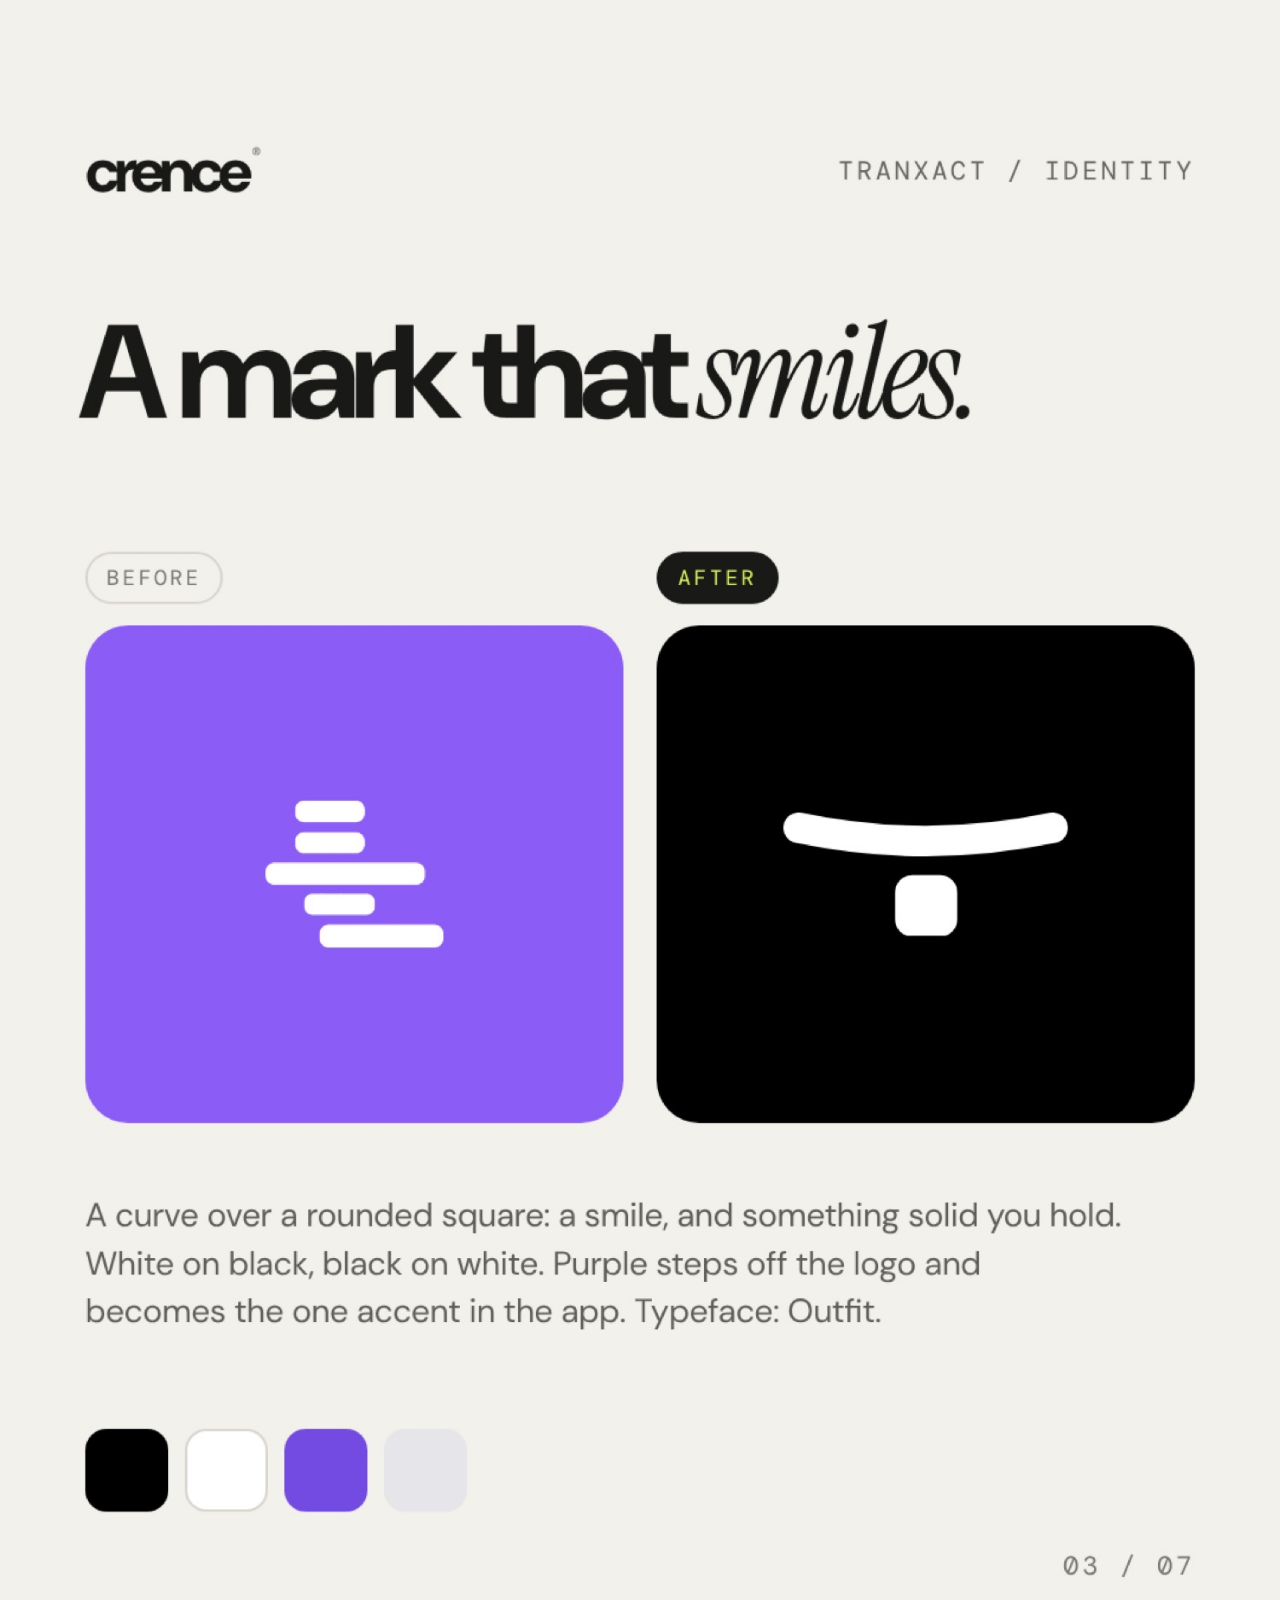
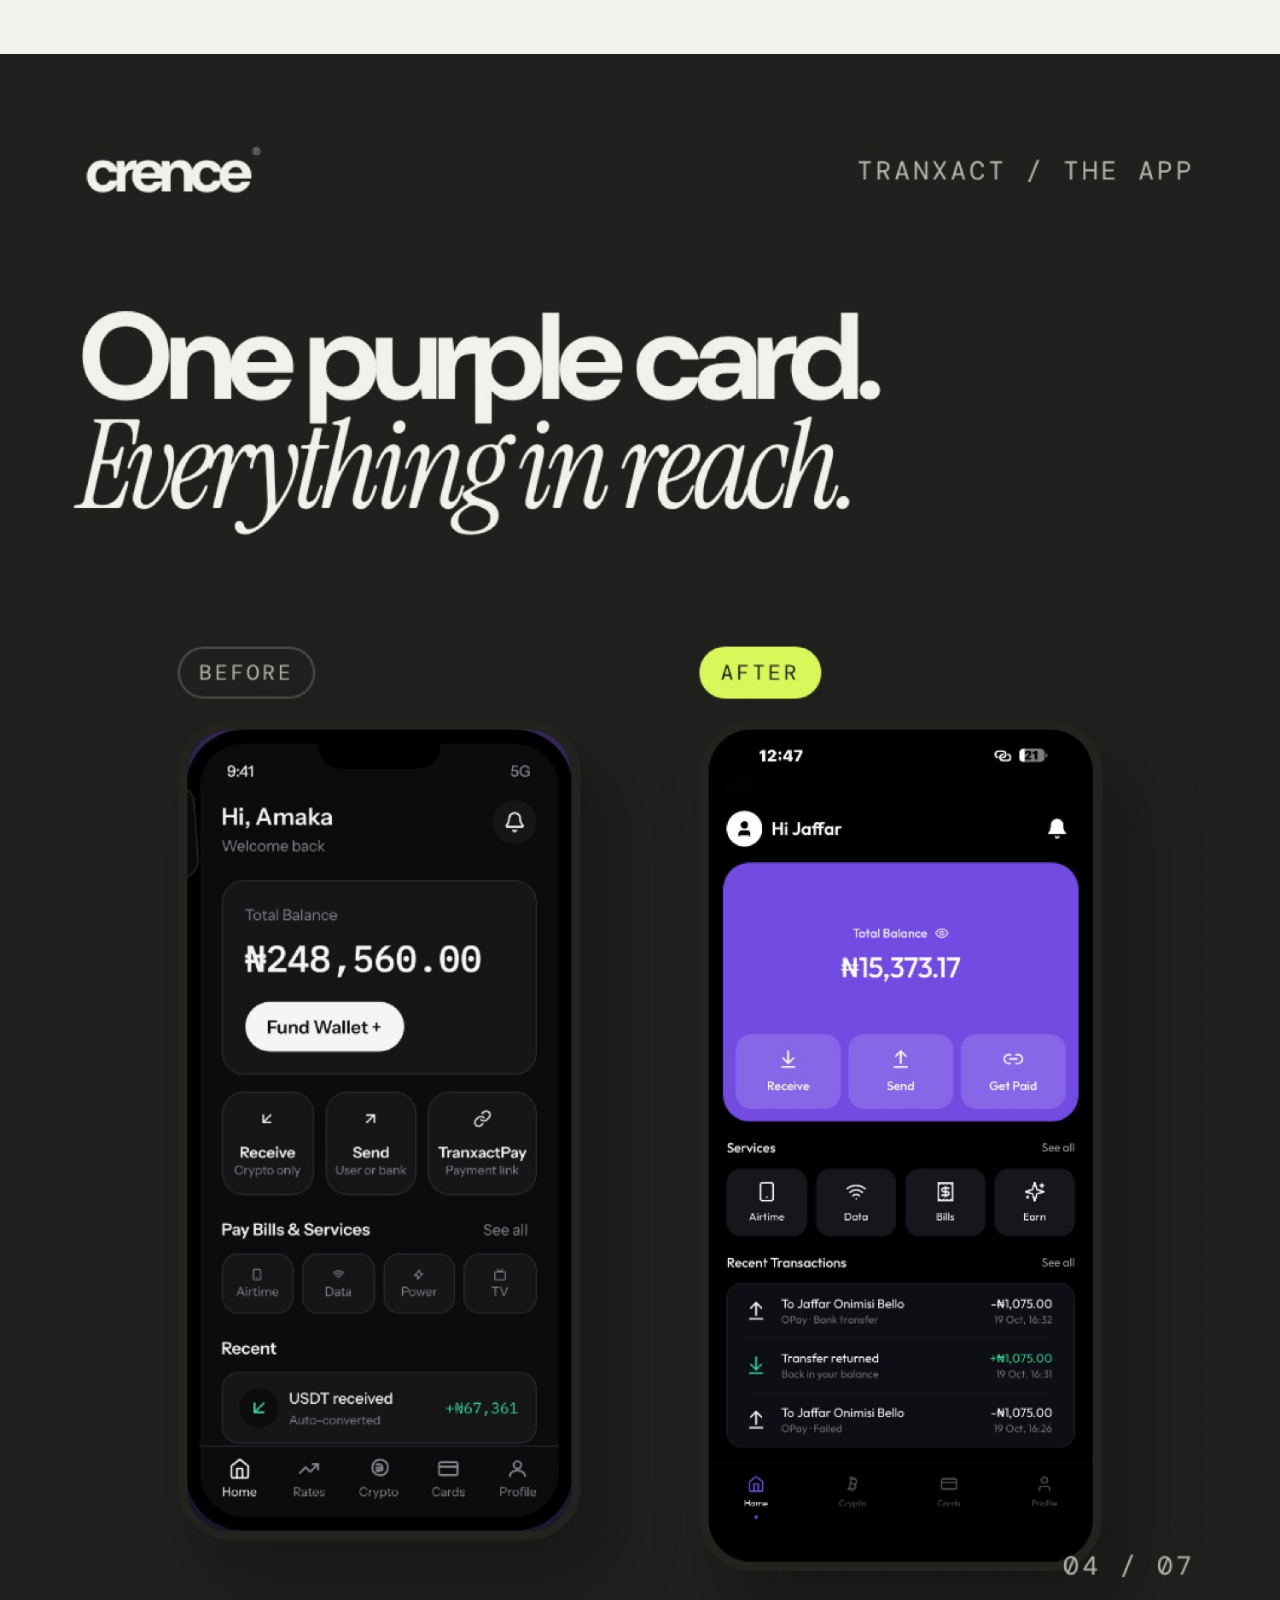
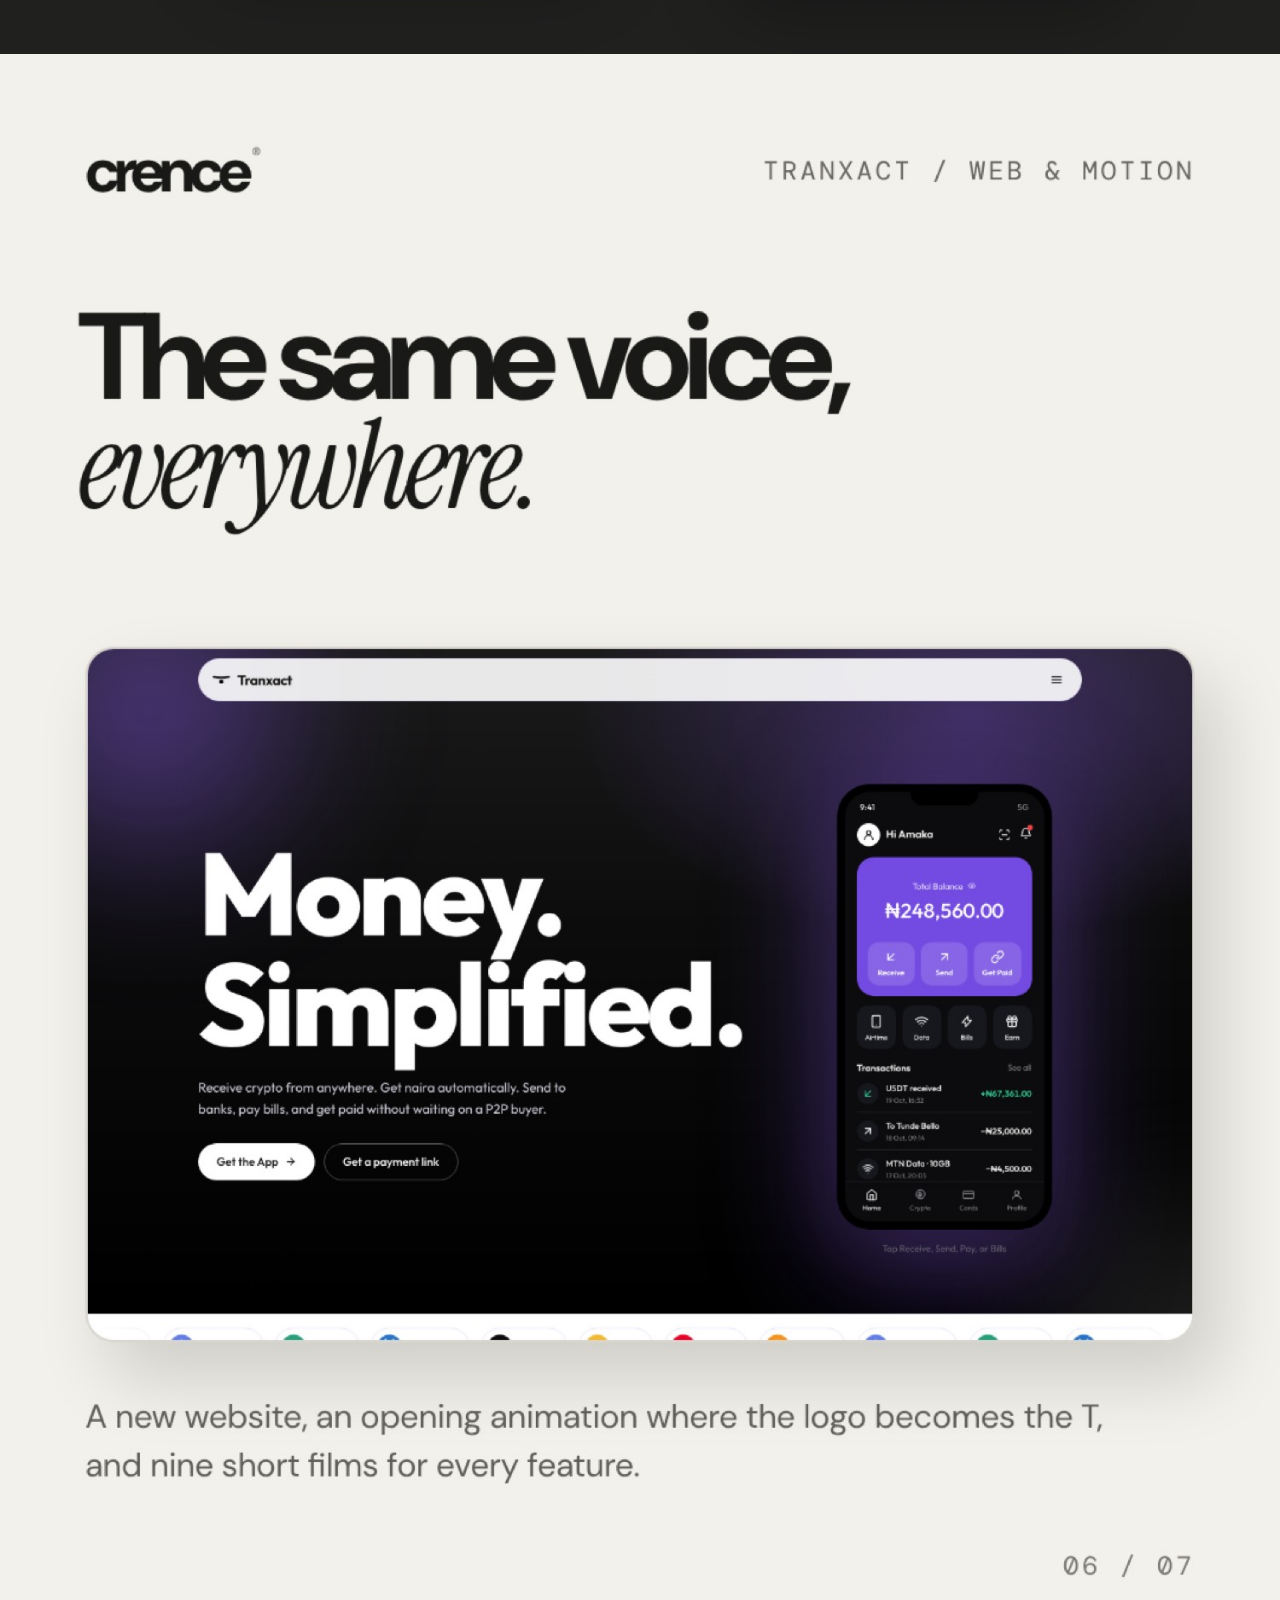
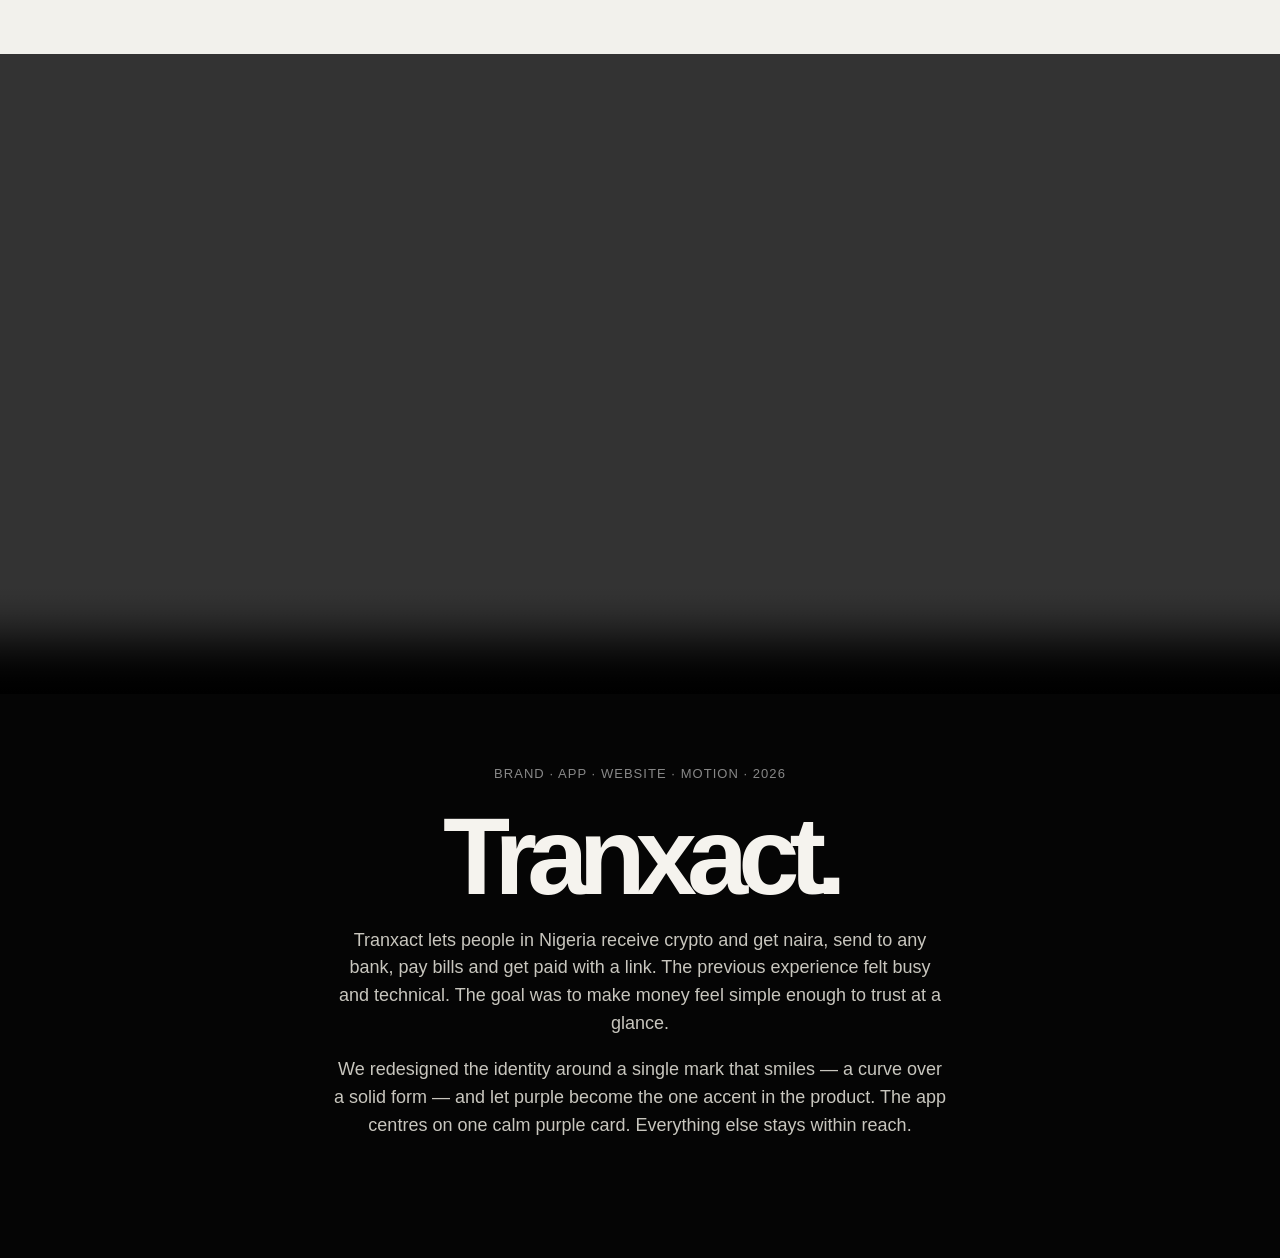
<file: tranxact.html>
<!doctype html>
<html lang="en">
<head>
  <meta charset="utf-8">
  <meta name="viewport" content="width=device-width, initial-scale=1">
  <title>Tranxact — Crence</title>
  <link rel="stylesheet" href="styles.css">
  <style>
    .cs{background:#050505;color:#f5f3ee;min-height:100vh}
    .cs-nav{position:sticky;top:0;z-index:10;display:flex;justify-content:space-between;align-items:center;padding:18px 28px;background:rgba(5,5,5,.85);backdrop-filter:blur(12px)}
    .cs-nav a{color:#f5f3ee;font-size:13px;letter-spacing:.04em}
    .cs-gallery img,.cs-gallery video{width:100%;height:auto;display:block;background:#000}
    .cs-text{padding:72px 8vw 100px;max-width:820px;margin:0 auto;text-align:center}
    .cs-text h1{font-size:clamp(48px,9vw,110px);letter-spacing:-.09em;line-height:.85;margin:0 0 24px}
    .cs-text p{font-size:18px;line-height:1.55;color:#c8c6be}
    .cs-meta{font-size:13px;letter-spacing:.08em;color:#888;margin-bottom:28px}
  </style>
</head>
<body class="cs">
  <nav class="cs-nav">
    <a href="/">← Crence</a>
    <span>CASE STUDY / 001</span>
  </nav>
  <div class="cs-gallery">
    <img src="work/IMG_2050.jpg" alt="Tranxact cover">
    <img src="work/IMG_2051.jpg" alt="Tranxact brief">
    <img src="work/IMG_2052.jpg" alt="Tranxact identity">
    <img src="work/IMG_2053.jpg" alt="Tranxact app">
    <img src="work/IMG_2054.jpg" alt="Tranxact web">
    <video src="work/tranxact-launch-16x9.mp4" controls playsinline style="background:#000"></video>
  </div>
  <div class="cs-text">
    <div class="cs-meta">BRAND · APP · WEBSITE · MOTION · 2026</div>
    <h1>Tranxact.</h1>
    <p>Tranxact lets people in Nigeria receive crypto and get naira, send to any bank, pay bills and get paid with a link. The previous experience felt busy and technical. The goal was to make money feel simple enough to trust at a glance.</p>
    <p>We redesigned the identity around a single mark that smiles — a curve over a solid form — and let purple become the one accent in the product. The app centres on one calm purple card. Everything else stays within reach.</p>
  </div>
</body>
</html>
</file>
<file: styles.css>
:root{--paper:#f3f1eb;--ink:#191a17;--muted:#77766e;--line:#d8d6ce;--acid:#d9f65b;--dark:#20211f}
    *{box-sizing:border-box}
    html{scroll-behavior:smooth}
    body{margin:0;background:var(--paper);color:var(--ink);font-family:"DM Sans",Arial,sans-serif;-webkit-font-smoothing:antialiased}
    a{color:inherit;text-decoration:none}
    button,a{-webkit-tap-highlight-color:transparent}
    .wrap{width:min(1180px,100% - 52px);margin-inline:auto}
    .mono,.eyebrow{font-family:"DM Mono",monospace;font-size:10px;letter-spacing:.12em;text-transform:uppercase}
    .nav{height:78px;display:flex;align-items:center;justify-content:space-between;border-bottom:1px solid var(--line)}
    .logo{font-size:29px;font-weight:800;letter-spacing:-.09em}
    .logo sup{font-size:10px;letter-spacing:0;margin-left:3px;color:#85847d}.studio-word{font:9px "DM Mono",monospace;letter-spacing:.16em;margin-left:8px;vertical-align:middle;color:var(--muted)}
    .navlinks{display:flex;align-items:center;gap:28px;font-size:12px}
    .navlinks a{transition:opacity .2s}.navlinks a:hover{opacity:.55}
    .nav-cta{border:1px solid var(--ink);border-radius:99px;padding:12px 16px}
    .hero{padding:72px 0 34px}
    .eyebrow{display:flex;align-items:center;gap:10px;color:#68675f}
    .dot{width:7px;height:7px;background:#8bb52a;border-radius:50%;display:inline-block}
    h1{font-size:clamp(60px,10.3vw,132px);line-height:.84;letter-spacing:-.095em;margin:44px 0 30px;font-weight:700}
    h1 em,.serif{font-family:"Instrument Serif",Georgia,serif;font-weight:400;letter-spacing:-.065em}
    .hero-bottom{display:flex;justify-content:space-between;align-items:flex-end;gap:25px;margin:38px 0 32px}
    .hero-bottom p{font-size:15px;line-height:1.7;max-width:420px;margin:0}
    .hero-mark{width:106px;height:106px;flex:0 0 106px;border-radius:50%;background:var(--acid);display:grid;place-content:center;text-align:center;font-size:11px;line-height:1.5;transform:rotate(-9deg)}
    .hero-art{height:clamp(270px,43vw,500px);background:var(--dark);color:var(--paper);position:relative;overflow:hidden;isolation:isolate}
    .hero-art:before,.hero-art:after{content:"";position:absolute;border:1px solid #55574f;border-radius:50%;aspect-ratio:1;left:50%;top:43%;transform:translate(-50%,-50%);z-index:-1}
    .hero-art:before{width:min(72%,650px)}.hero-art:after{width:min(49%,440px)}
    .axis{position:absolute;background:#55574f;opacity:.8}.axis-x{height:1px;left:0;right:0;top:43%}.axis-y{width:1px;top:0;bottom:0;left:50%}
    .sphere{position:absolute;left:50%;top:43%;width:clamp(155px,27vw,320px);aspect-ratio:1;border-radius:50%;transform:translate(-50%,-50%);background:radial-gradient(circle at 31% 25%,#f1f0e6 0,#bcbeb0 16%,#74776b 36%,#383a34 60%,#171815 77%);box-shadow:22px 30px 70px #0008;animation:float 7s ease-in-out infinite}
    @keyframes float{0%,100%{transform:translate(-50%,-50%)}50%{transform:translate(-50%,-53%)}}
    .art-label{position:absolute;top:20px;left:22px}.art-bottom{position:absolute;left:22px;right:22px;bottom:19px;display:flex;justify-content:space-between;align-items:flex-end;gap:20px}
    .art-bottom strong{font-size:clamp(30px,5.4vw,66px);line-height:.82;letter-spacing:-.085em}
    .art-bottom span{font-size:9px;letter-spacing:.12em;text-align:right}
    .section{padding:94px 0}
    .section-head{display:flex;justify-content:space-between;align-items:flex-end;gap:24px;margin-bottom:30px}
    .section-head h2{font-size:clamp(40px,6.5vw,76px);line-height:.9;letter-spacing:-.08em;margin:16px 0 0;font-weight:600}
    .section-head p{max-width:300px;font-size:12px;line-height:1.7;color:#68675f;margin:0}
    .projects{display:grid;grid-template-columns:1fr 1fr;gap:50px 18px}
    .project:nth-child(even){margin-top:88px}
    .project-visual{height:clamp(230px,36vw,405px);position:relative;overflow:hidden;display:flex;align-items:center;justify-content:center}
    .v-tx{background:#d9d5ca}.v-form{background:var(--acid)}.v-obj{background:#d9d5f1}.v-film{background:#333441}
    .phone-back{position:absolute;width:36%;height:72%;border-radius:22px;background:#22231f;transform:rotate(8deg) translate(26px,8px);color:#f3f1eb;padding:18px;font-size:10px;box-shadow:12px 16px 28px #0002}
    .phone{position:relative;z-index:1;width:36%;height:72%;border:5px solid #23241f;border-radius:22px;background:#f9f8f2;padding:13px;color:#24251f;transform:rotate(-7deg);box-shadow:12px 18px 30px #0002}
    .phone-label{font:8px "DM Mono",monospace;letter-spacing:.08em}.balance-label{font-size:8px;color:#777;margin-top:23px}.balance{font-size:clamp(18px,3.2vw,32px);font-weight:700;letter-spacing:-.07em;margin:3px 0 17px}.ui-line{height:5px;border-radius:9px;background:#e2e0d8;margin:8px 0}.phone-cta{font-size:8px;text-align:center;padding:10px;background:var(--acid);border-radius:7px;margin-top:16px}
    .poster{position:absolute;inset:0;display:flex;align-items:center;justify-content:center;flex-direction:column;text-align:center}.poster-word{font-size:clamp(38px,7.8vw,92px);line-height:.78;letter-spacing:-.105em;font-weight:800}.poster small{font:9px "DM Mono",monospace;letter-spacing:.15em;margin-top:20px}
    .obj-sun{position:absolute;width:58%;aspect-ratio:1;border-radius:50%;background:#fa835b;right:-10%;top:5%}.bottle{position:relative;z-index:1;width:23%;height:59%;border-radius:12px 12px 22px 22px;background:linear-gradient(90deg,#20211e,#737469 45%,#292a25);box-shadow:16px 20px 30px #0003}.bottle:before{content:"";position:absolute;width:37%;height:17%;left:31%;top:-16%;background:#292a25;border-radius:4px 4px 0 0}.bottle:after{content:"CR.";position:absolute;top:44%;left:0;right:0;text-align:center;font-size:clamp(13px,2.3vw,24px);font-weight:800;color:#f3f1eb}
    .film-gradient{position:absolute;inset:0;background:linear-gradient(145deg,#bfc0d6 0%,#e7a58d 45%,#343441 100%)}.film-gradient:after{content:"";position:absolute;width:150%;height:75%;left:-20%;bottom:-45%;border-radius:50%;background:#242530}.film-sun{position:absolute;z-index:1;right:20%;top:15%;width:26%;aspect-ratio:1;border-radius:50%;background:radial-gradient(circle at 30% 30%,#fff0cb,#ff9a69 42%,#b85556 76%);box-shadow:0 0 70px #ffbd8b88}
    .film-copy{position:absolute;z-index:2;left:8%;bottom:10%;font-size:clamp(25px,4.3vw,52px);line-height:.84;letter-spacing:-.08em;font-weight:700;color:#f3f1eb}
    .project-top{position:absolute;top:16px;left:16px;right:16px;display:flex;justify-content:space-between;font:9px "DM Mono",monospace;letter-spacing:.09em}
    .project-title{font-size:25px;letter-spacing:-.06em;font-weight:700;margin-top:15px}.project-meta{display:flex;justify-content:space-between;gap:10px;margin-top:7px;color:var(--muted);font-size:11px}
    .project-note{font-size:10px;color:#88867e;margin-top:9px}
    .v-tx2{background:radial-gradient(70% 60% at 50% 100%,#3a2a7a 0,#0c0c0e 70%)}
    .tx-shot{position:absolute;top:50%;left:50%;width:min(24%,150px);border-radius:16px;border:4px solid #1d1e23;box-shadow:14px 20px 40px #0008;overflow:hidden;background:#000}
    .tx-shot img{display:block;width:100%}
    .tx-a{transform:translate(-100%,-48%) rotate(-6deg)}.tx-b{transform:translate(4%,-44%) rotate(6deg)}
    @media(max-width:650px){.tx-shot{width:36%;border-width:2px;border-radius:9px}}
    .services{border-top:1px solid var(--line);margin-top:26px}
    .service{display:grid;grid-template-columns:45px 1fr 24px;gap:16px;align-items:center;padding:23px 0;border-bottom:1px solid var(--line)}
    .service-num{font:10px "DM Mono",monospace;color:var(--muted)}.service h3{font-size:clamp(21px,3.4vw,34px);letter-spacing:-.06em;margin:0;font-weight:600}.service p{font-size:12px;line-height:1.6;color:var(--muted);margin:6px 0 0}
    .about{display:grid;grid-template-columns:1fr 1fr;gap:40px;border-top:1px solid var(--line);padding-top:24px}
    .about h2{font-size:clamp(35px,5.4vw,60px);letter-spacing:-.08em;line-height:.92;margin:14px 0}
    .about-copy{font-size:14px;line-height:1.8;color:#5f5e57;max-width:470px}
    .contact{background:var(--dark);color:var(--paper);padding:55px 34px;margin-bottom:24px;position:relative;overflow:hidden}
    .contact:after{content:"C";font-size:clamp(230px,37vw,460px);line-height:.7;font-weight:800;letter-spacing:-.12em;color:#ffffff08;position:absolute;right:4%;bottom:-10%;pointer-events:none}
    .contact h2{font-size:clamp(48px,8.4vw,100px);line-height:.84;letter-spacing:-.09em;margin:30px 0;position:relative;z-index:1}
    .contact p{font-size:13px;line-height:1.7;color:#c2c1b9;max-width:360px;position:relative;z-index:1}
    .contact-btn{display:inline-flex;align-items:center;gap:0;background:var(--acid);color:var(--ink);border-radius:99px;padding:15px 19px;font-size:12px;margin-top:16px;position:relative;z-index:1}
    footer{border-top:1px solid var(--line);padding:25px 0 35px;display:flex;justify-content:space-between;align-items:center;gap:18px;font-size:11px;color:#6b6961}
    .footer-socials{display:flex;align-items:center;gap:18px}
    .footer-socials a{transition:color .2s ease,opacity .2s ease}
    .footer-socials a:hover{color:var(--ink);opacity:.65}
    @media(max-width:650px){.footer-socials{gap:14px;flex-wrap:wrap}}
    .reveal{opacity:0;transform:translateY(18px);transition:opacity .65s ease,transform .65s ease}.reveal.visible{opacity:1;transform:translateY(0)}
    @media(prefers-reduced-motion:reduce){html{scroll-behavior:auto}.sphere{animation:none}.reveal{opacity:1;transform:none;transition:none}}
    @media(max-width:650px){.wrap{width:calc(100% - 36px)}.nav{height:67px}.navlinks{gap:13px;font-size:10px}.navlinks .hide{display:none}.nav-cta{padding:10px 12px}.hero{padding-top:49px}h1{margin-top:35px}.hero-bottom{align-items:flex-start}.hero-bottom p{font-size:13px}.hero-mark{width:78px;height:78px;flex-basis:78px;font-size:9px}.art-label{left:15px;top:15px}.art-bottom{left:15px;right:15px;bottom:15px}.art-bottom span{font-size:8px;max-width:105px}.section{padding:62px 0}.section-head{align-items:flex-start;flex-direction:column}.projects{gap:32px 12px}.project:nth-child(even){margin-top:40px}.project-title{font-size:19px}.project-meta{font-size:9px;flex-direction:column;gap:4px}.project-note{font-size:9px}.phone,.phone-back{width:43%;height:69%;padding:10px}.balance{font-size:18px}.service{grid-template-columns:27px 1fr;gap:9px}.about{grid-template-columns:1fr;gap:10px}.contact{padding:38px 21px}.contact h2{font-size:clamp(49px,13vw,75px)}footer{align-items:center;flex-direction:column;text-align:center}}

    /* Crence refinement */
    .nav{position:relative}
    .logo{font-size:31px;letter-spacing:-.095em}
    .navlinks{gap:25px}
    .navlinks a{font-weight:600}
    .nav-cta{padding:11px 17px}
    .hero{padding-top:82px}
    h1{font-size:clamp(58px,9.1vw,116px);line-height:.88;letter-spacing:-.09em;max-width:1000px}
    .hero-bottom p{max-width:490px;font-size:16px}
    .hero-mark{font-size:10px;letter-spacing:.04em}
    .hero-art{border-radius:2px}
    .section-head h2{font-weight:600}
    .project-visual{border-radius:2px}
    .project-title{font-size:27px}
    .service{grid-template-columns:54px 1fr; padding:28px 0}
    .service h3{font-size:clamp(24px,3.5vw,37px)}
    .service p{max-width:650px;font-size:13px}
    .about{scroll-margin-top:30px}

    .business-growth{border-top:1px solid var(--line);padding-top:26px}
    .business-intro{display:flex;justify-content:space-between;align-items:flex-end;gap:28px;margin:18px 0 34px}
    .business-intro h2{font-size:clamp(42px,6.5vw,78px);line-height:.9;letter-spacing:-.085em;margin:0;max-width:760px}
    .business-intro h2 em{font-family:"Instrument Serif",Georgia,serif;font-weight:400}
    .business-intro p{max-width:330px;margin:0;color:#68675f;font-size:13px;line-height:1.75}
    .growth-grid{display:grid;grid-template-columns:repeat(3,1fr);border-top:1px solid var(--line);border-bottom:1px solid var(--line)}
    .growth-card{padding:23px 20px 25px 0;min-height:205px;border-right:1px solid var(--line)}
    .growth-card:not(:first-child){padding-left:20px}
    .growth-card:nth-child(3n){border-right:0}
    .growth-card:nth-child(n+4){border-top:1px solid var(--line)}
    .growth-card:nth-child(4){padding-left:0}
    .growth-num{font:10px "DM Mono",monospace;color:var(--muted)}
    .growth-card h3{font-size:clamp(19px,2.2vw,25px);letter-spacing:-.06em;line-height:1.05;margin:30px 0 10px}
    .growth-card p{font-size:12px;line-height:1.7;color:#68675f;margin:0;max-width:245px}
    .growth-foot{display:flex;justify-content:space-between;align-items:center;gap:20px;margin-top:26px}
    .growth-foot p{font-size:13px;color:#68675f;line-height:1.6;margin:0;max-width:500px}
    .growth-link{display:inline-flex;align-items:center;border:1px solid var(--ink);border-radius:99px;padding:13px 18px;font-size:11px;white-space:nowrap;transition:background .2s,color .2s}
    .growth-link:hover{background:var(--ink);color:var(--paper)}
    @media(max-width:800px){.growth-grid{grid-template-columns:1fr 1fr}.growth-card:nth-child(3n){border-right:1px solid var(--line)}.growth-card:nth-child(2n){border-right:0}.growth-card:nth-child(n+3){border-top:1px solid var(--line)}.growth-card:nth-child(odd){padding-left:0}.growth-card:nth-child(even){padding-left:20px}.business-intro{align-items:flex-start;flex-direction:column}}
    @media(max-width:520px){.growth-card{min-height:0;padding:19px 12px 21px 0}.growth-card:nth-child(odd){padding-left:0}.growth-card:nth-child(even){padding-left:12px}.growth-card h3{font-size:19px;margin-top:23px}.growth-card p{font-size:11px}.growth-foot{align-items:flex-start;flex-direction:column}.growth-link{font-size:10px}}
    .about-copy{font-size:15px}
    .contact{border-radius:2px;padding:65px 48px}
    .contact-btn{background:var(--acid);transition:transform .25s ease,background .25s ease}
    .contact-btn:hover{transform:translateY(-3px);background:#e4ff78}
    footer .logo{color:var(--ink)}
    @media(max-width:650px){
      .hero{padding-top:54px}
      h1{font-size:clamp(51px,11.6vw,78px);line-height:.9}
      .hero-bottom p{font-size:13px}
      .navlinks{gap:12px}
      .navlinks .hide{display:none}
      .nav-cta{font-size:10px}
      .project-title{font-size:19px}
      .service{grid-template-columns:30px 1fr;padding:22px 0}
      .service p{font-size:11px}
      .contact{padding:40px 22px}
    }


    /* Signature statement, larger footer socials and contact form */
    .signature-line{padding:76px 0 68px;border-top:1px solid var(--line);text-align:center}
    .signature-line h2{font-size:clamp(82px,18vw,220px);line-height:.82;letter-spacing:-.105em;margin:0;font-weight:800;text-transform:lowercase}
    footer{display:flex;flex-direction:column;align-items:center;justify-content:center;text-align:center;gap:18px}
    footer>span{display:block;width:100%;text-align:center}
    .footer-socials{display:flex;align-items:center;justify-content:center;width:100%;gap:25px}
    .footer-socials a{font-size:16px;font-weight:700;letter-spacing:-.035em}
    .footer-socials a.social-icon{display:inline-flex;align-items:center;justify-content:center;width:34px;height:34px}
    .footer-socials a.social-icon svg{width:25px;height:25px;display:block;fill:currentColor}
    .footer-socials a.social-icon:hover{transform:translateY(-2px)}
    footer .logo{font-size:28px!important}
    .contact-modal{position:fixed;inset:0;z-index:1000;background:rgba(15,15,14,.72);display:none;align-items:center;justify-content:center;padding:20px;backdrop-filter:blur(8px)}
    .contact-modal.open{display:flex}
    .contact-panel{position:relative;background:var(--paper);color:var(--ink);width:min(100%,620px);max-height:90vh;overflow:auto;padding:34px;border:1px solid var(--line);box-shadow:0 24px 90px #0004}
    .contact-panel h2{font-size:clamp(36px,6vw,58px);letter-spacing:-.08em;line-height:.9;margin:16px 0 10px}
    .contact-panel>p{font-size:13px;line-height:1.65;color:#68675f;margin:0 0 24px}
    .form-grid{display:grid;grid-template-columns:1fr 1fr;gap:15px}
    .form-field{display:flex;flex-direction:column;gap:7px}
    .form-field.full{grid-column:1/-1}
    .form-field label{font:10px "DM Mono",monospace;text-transform:uppercase;letter-spacing:.08em;color:#66645d}
    .form-field input,.form-field select,.form-field textarea{width:100%;border:1px solid #d3d0c6;background:transparent;color:var(--ink);border-radius:0;padding:13px 12px;font:13px "DM Sans",sans-serif;outline:none}
    .form-field input:focus,.form-field select:focus,.form-field textarea:focus{border-color:var(--ink)}
    .form-field textarea{min-height:110px;resize:vertical}
    .form-actions{display:flex;align-items:center;justify-content:space-between;gap:15px;margin-top:20px}
    .form-submit{border:0;border-radius:99px;background:var(--acid);color:var(--ink);padding:14px 20px;font:700 12px "DM Sans",sans-serif;cursor:pointer}
    .form-close{position:absolute;right:18px;top:16px;border:1px solid var(--line);background:transparent;border-radius:50%;width:36px;height:36px;font-size:20px;cursor:pointer}
    @media(max-width:650px){.signature-line{padding:54px 0}.signature-line h2{font-size:clamp(52px,14vw,94px)}.footer-socials{gap:20px}.footer-socials a{font-size:17px}.footer-socials a.social-icon{width:38px;height:38px}.footer-socials a.social-icon svg{width:28px;height:28px}.contact-panel{padding:27px 20px}.form-grid{grid-template-columns:1fr}.form-field.full{grid-column:auto}.form-actions{align-items:flex-start;flex-direction:column}}


    /* Refinements: clearer service range, more breathing room and readable body copy */
    body{font-size:16px}
    .navlinks{font-size:14px}
    .section-head p{font-size:15px;line-height:1.8}
    .project-meta{font-size:12px}
    .project-note{font-size:12px}
    .service{grid-template-columns:54px 1fr;gap:20px;padding:30px 0}
    .service h3{font-size:clamp(25px,3.2vw,36px)}
    .service p{font-size:15px;line-height:1.75;max-width:760px}
    .business-growth{padding-top:34px}
    .business-intro{align-items:flex-start;flex-direction:column;gap:18px;margin:22px 0 42px}
    .business-intro h2{max-width:900px}
    .business-intro p{max-width:620px;font-size:16px;line-height:1.8}
    .growth-grid{grid-template-columns:repeat(2,minmax(0,1fr));gap:0 34px;border:0}
    .growth-card,.growth-card:not(:first-child),.growth-card:nth-child(4){min-height:0;padding:30px 10px 34px 0;border:0;border-top:1px solid var(--line)}
    .growth-card:nth-child(even){padding-left:22px}
    .growth-card:nth-child(3n){border-right:0}
    .growth-card h3{font-size:clamp(23px,2.6vw,31px);margin:22px 0 12px;line-height:1.08}
    .growth-card p{font-size:15px;line-height:1.8;max-width:390px}
    .growth-foot{margin-top:24px;padding-top:22px;border-top:1px solid var(--line)}
    .growth-foot p{font-size:15px;line-height:1.75}
    .growth-link{font-size:13px;padding:15px 20px}
    .about-copy{font-size:17px;line-height:1.85}
    .contact p{font-size:16px;line-height:1.8}
    .contact-btn{font-size:14px;padding:16px 22px}
    footer{gap:17px;padding:32px 0 38px}
    .footer-description{font-size:15px;line-height:1.7}
    .footer-socials{gap:26px}
    .footer-socials a.social-icon{width:42px;height:42px}
    .footer-socials a.social-icon svg{width:30px;height:30px}
    .back-top{display:inline-flex;align-items:center;gap:8px;font-size:13px;color:#77766e;margin-top:1px;transition:color .2s}
    .back-top:hover{color:var(--ink)}
    .contact-panel>p{font-size:15px;line-height:1.75}
    .form-field label{font-size:11px}
    .form-field input,.form-field select,.form-field textarea{font-size:15px}
    @media(max-width:800px){.growth-grid{grid-template-columns:1fr 1fr}.growth-card:nth-child(even){padding-left:18px}.business-intro{gap:16px}}
    @media(max-width:650px){
      .navlinks{font-size:12px}
      .hero-bottom p{font-size:15px}
      .section-head p{font-size:14px}
      .project-meta{font-size:11px}
      .project-note{font-size:11px}
      .service{grid-template-columns:30px 1fr;gap:12px;padding:24px 0}
      .service h3{font-size:23px}
      .service p{font-size:14px;line-height:1.7}
      .business-intro h2{font-size:clamp(40px,11vw,62px)}
      .business-intro p{font-size:15px}
      .growth-grid{grid-template-columns:1fr;gap:0}
      .growth-card,.growth-card:not(:first-child),.growth-card:nth-child(4),.growth-card:nth-child(even){padding:24px 0 26px;border-top:1px solid var(--line)}
      .growth-card h3{font-size:24px;margin:17px 0 9px}
      .growth-card p{font-size:14px;line-height:1.75;max-width:100%}
      .growth-foot p{font-size:14px}
      .growth-link{font-size:13px}
      .about-copy{font-size:16px}
      .contact p{font-size:15px}
      footer{align-items:center;flex-direction:column;text-align:center}
      .footer-description{font-size:14px}
      .footer-socials{gap:24px}
      .back-top{font-size:13px}
    }
/* Crence Network page */
.network-hero{padding:80px 0 60px}
.network-hero h1{font-size:clamp(52px,8.5vw,108px);line-height:.86;letter-spacing:-.09em;margin:28px 0 24px;max-width:920px}
.network-hero p{font-size:17px;line-height:1.75;max-width:560px;color:#5f5e57;margin:0 0 32px}
.network-cta{display:inline-flex;align-items:center;background:var(--acid);color:var(--ink);border-radius:99px;padding:16px 22px;font-size:14px;font-weight:700;transition:transform .25s,background .25s}
.network-cta:hover{transform:translateY(-3px);background:#e4ff78}
.categories{display:grid;grid-template-columns:repeat(4,1fr);gap:16px;margin-top:20px}
.category{padding:28px 22px;border:1px solid var(--line);background:#faf9f5;transition:border-color .2s,transform .2s}
.category:hover{border-color:var(--ink);transform:translateY(-2px)}
.category h3{font-size:18px;letter-spacing:-.04em;margin:0 0 8px;font-weight:600}
.category p{font-size:13px;line-height:1.6;color:#68675f;margin:0}
.steps{display:grid;grid-template-columns:repeat(4,1fr);gap:0;border-top:1px solid var(--line);margin-top:20px}
.step{padding:32px 24px 28px 0;border-right:1px solid var(--line)}
.step:last-child{border-right:0}
.step-num{font:10px "DM Mono",monospace;color:var(--muted);letter-spacing:.12em}
.step h3{font-size:22px;letter-spacing:-.05em;margin:18px 0 10px;font-weight:600}
.step p{font-size:14px;line-height:1.7;color:#68675f;margin:0}
.note{font-size:13px;line-height:1.7;color:#77766e;margin-top:28px;max-width:640px;padding-top:20px;border-top:1px solid var(--line)}
.apply-section{background:var(--dark);color:var(--paper);padding:80px 0;margin-top:40px}
.apply-section h2{font-size:clamp(42px,6vw,72px);line-height:.9;letter-spacing:-.08em;margin:16px 0 20px}
.apply-section > .wrap > p{font-size:16px;line-height:1.75;color:#c2c1b9;max-width:520px;margin:0 0 36px}
.apply-form{display:grid;grid-template-columns:1fr 1fr;gap:18px;max-width:780px}
.apply-field{display:flex;flex-direction:column;gap:8px}
.apply-field.full{grid-column:1/-1}
.apply-field label{font:10px "DM Mono",monospace;text-transform:uppercase;letter-spacing:.08em;color:#b7b7ad}
.apply-field input,.apply-field select,.apply-field textarea{width:100%;border:1px solid #3a3b36;background:transparent;color:var(--paper);padding:14px 12px;font:15px "DM Sans",sans-serif;outline:none;border-radius:0}
.apply-field input:focus,.apply-field select:focus,.apply-field textarea:focus{border-color:var(--acid)}
.apply-field textarea{min-height:120px;resize:vertical}
.apply-actions{grid-column:1/-1;display:flex;align-items:center;gap:20px;margin-top:10px}
.apply-submit{border:0;border-radius:99px;background:var(--acid);color:var(--ink);padding:16px 24px;font:700 14px "DM Sans",sans-serif;cursor:pointer;transition:transform .2s,background .2s}
.apply-submit:hover:not(:disabled){transform:translateY(-2px);background:#e4ff78}
.apply-submit:disabled{opacity:.6;cursor:not-allowed}
.form-status{font-size:14px;min-height:1.4em}
.form-status.success{color:var(--acid)}
.form-status.error{color:#ff9a69}
.final-cta{padding:100px 0;text-align:center}
.final-cta h2{font-size:clamp(48px,7vw,92px);line-height:.86;letter-spacing:-.09em;margin:0 0 20px}
.final-cta p{font-size:17px;line-height:1.75;color:#5f5e57;max-width:480px;margin:0 auto 32px}
@media(max-width:900px){
  .categories{grid-template-columns:repeat(2,1fr)}
  .steps{grid-template-columns:1fr 1fr}
  .step{border-right:0;border-bottom:1px solid var(--line);padding:28px 0}
  .step:nth-child(odd){padding-right:20px}
}
@media(max-width:650px){
  .network-hero{padding-top:50px}
  .network-hero h1{font-size:clamp(42px,11vw,68px)}
  .categories{grid-template-columns:1fr}
  .steps{grid-template-columns:1fr}
  .apply-form{grid-template-columns:1fr}
  .apply-field.full{grid-column:auto}
  .final-cta{padding:70px 0}
}

/* Portfolio interactivity */
.project{cursor:pointer;transition:transform .35s ease}
.project:hover{transform:translateY(-6px)}
.project-visual{transition:transform .5s ease,box-shadow .4s ease}
.project:hover .project-visual{box-shadow:0 20px 50px #0002;transform:scale(1.015)}
.project-title{transition:color .2s}
.project:hover .project-title{color:#000}

/* Project modal */
.project-modal{position:fixed;inset:0;z-index:1100;background:rgba(15,15,14,.78);display:none;align-items:center;justify-content:center;padding:24px;backdrop-filter:blur(10px)}
.project-modal.open{display:flex}
.project-panel{position:relative;background:var(--paper);color:var(--ink);width:min(100%,920px);max-height:92vh;overflow:auto;border:1px solid var(--line);box-shadow:0 30px 100px #0005}
.project-panel .close{position:absolute;right:16px;top:16px;border:1px solid var(--line);background:transparent;border-radius:50%;width:38px;height:38px;font-size:20px;cursor:pointer;z-index:2}
.project-gallery{display:flex;flex-direction:column;gap:0}
.project-gallery img,.project-gallery video{width:100%;display:block;background:#111}
.project-info{padding:36px 40px 48px}
.project-info h2{font-size:clamp(36px,5vw,56px);letter-spacing:-.07em;line-height:.9;margin:12px 0 16px}
.project-info .meta{font:11px "DM Mono",monospace;letter-spacing:.1em;color:var(--muted);margin-bottom:18px}
.project-info p{font-size:16px;line-height:1.75;color:#5f5e57;max-width:640px;margin:0 0 14px}
.project-info .role{margin-top:24px;padding-top:20px;border-top:1px solid var(--line);font-size:14px;color:#68675f}

/* Brands / clients */
.clients{border-top:1px solid var(--line);padding:70px 0 40px}
.clients-head{display:flex;justify-content:space-between;align-items:flex-end;gap:24px;margin-bottom:36px}
.clients-head h2{font-size:clamp(36px,5.5vw,64px);letter-spacing:-.07em;line-height:.92;margin:12px 0 0}
.clients-logos{display:flex;flex-wrap:wrap;align-items:center;justify-content:center;gap:48px 56px;padding:20px 0}
.client-logo{font-size:18px;font-weight:700;letter-spacing:-.04em;color:#3a3b36;opacity:.55;transition:opacity .2s}
.client-logo:hover{opacity:1}
@media(max-width:650px){
  .project-info{padding:28px 22px 36px}
  .clients-logos{gap:28px 32px}
  .clients-head{flex-direction:column;align-items:flex-start}
}

/* Case study modal - reliable gallery */
.project-modal{
  background:#050505;
  padding:0;
}
.project-panel{
  background:#050505;
  color:#f5f3ee;
  width:100%;
  max-width:none;
  max-height:100vh;
  height:100vh;
  border:none;
  overflow-y:auto;
}
.project-panel .close{
  background:rgba(255,255,255,.15);
  color:#fff;
  border:none;
  width:44px;
  height:44px;
  font-size:24px;
  z-index:10;
}
.project-gallery{
  display:flex;
  flex-direction:column;
  gap:0;
}
.project-gallery img,
.project-gallery video{
  width:100%;
  height:auto;
  max-height:none;
  min-height:0;
  object-fit:contain;
  background:#000;
  display:block;
}
.project-info{
  padding:48px 6vw 80px;
  text-align:center;
}
.project-info h2{
  font-size:clamp(40px,8vw,80px);
  letter-spacing:-.07em;
  line-height:.9;
  margin:0 0 20px;
}
.project-info p{
  font-size:17px;
  line-height:1.5;
  color:#c8c6be;
  max-width:640px;
  margin:0 auto;
}
</file>
